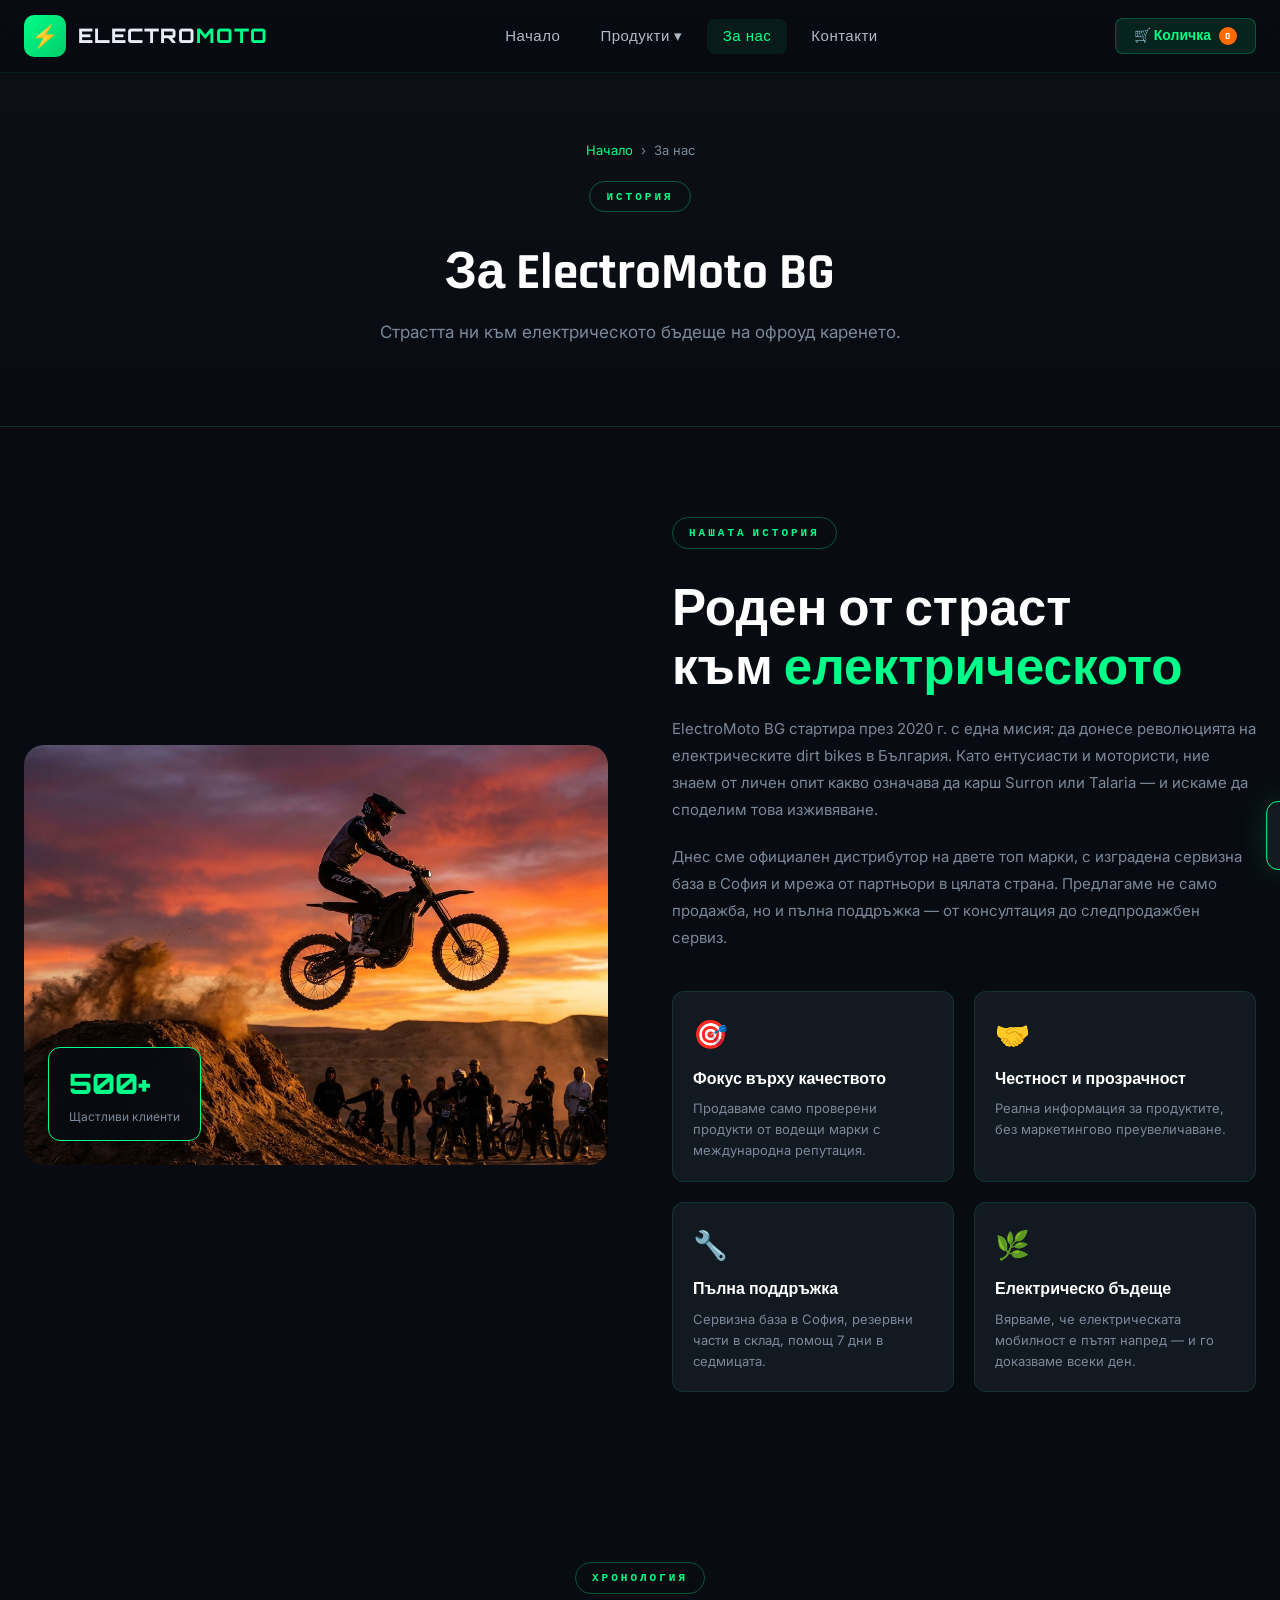
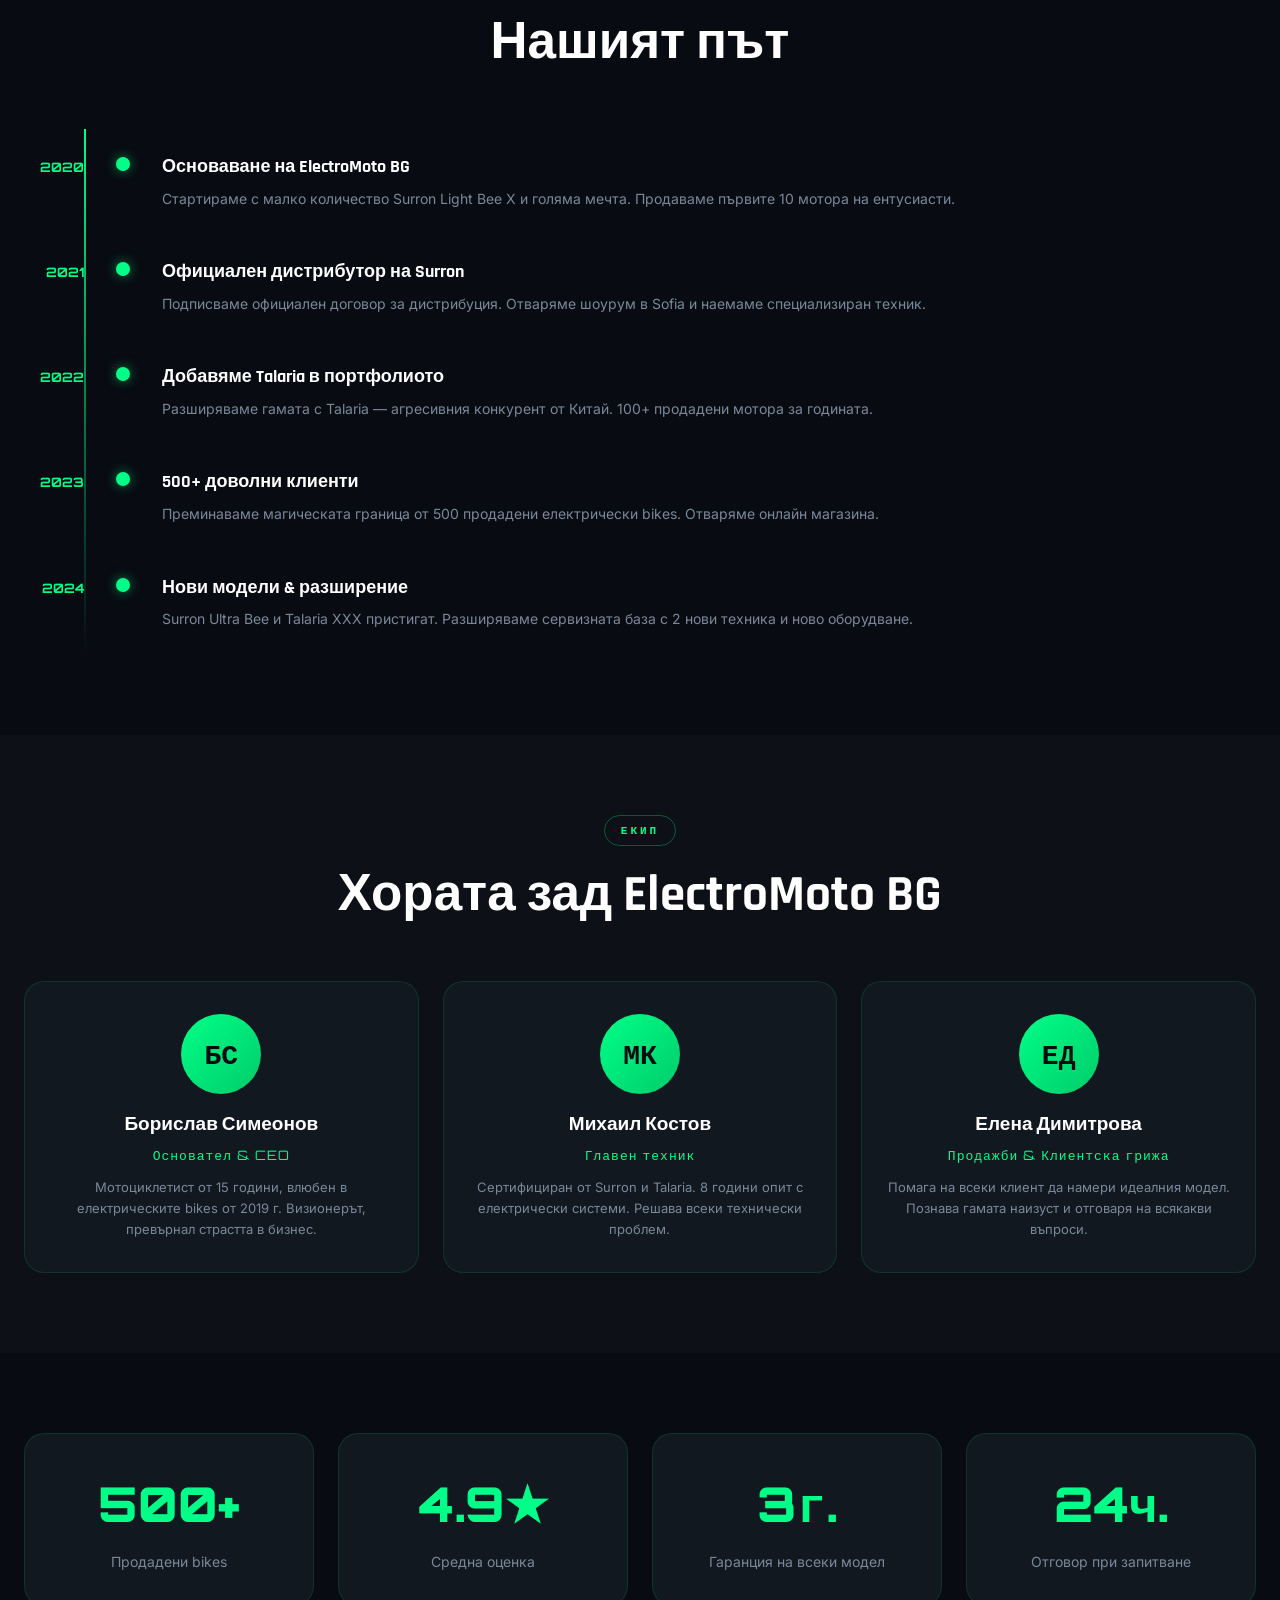
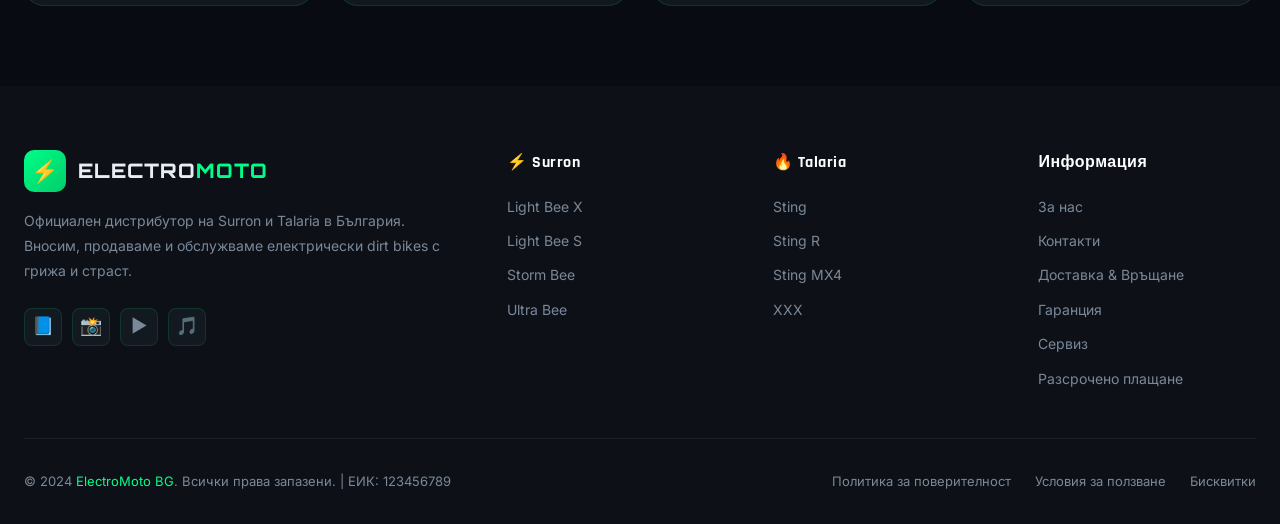
<file: pages/about.html>
<!DOCTYPE html>
<html lang="bg">
<head>
  <meta charset="UTF-8">
  <meta name="viewport" content="width=device-width, initial-scale=1.0">
  <title>За нас — ElectroMoto BG</title>
  <link rel="stylesheet" href="../css/style.css">
  <link rel="icon" type="image/svg+xml" href="data:image/svg+xml,<svg xmlns='http://www.w3.org/2000/svg' viewBox='0 0 100 100'><text y='.9em' font-size='90'>⚡</text></svg>">
  <style>
    .page-hero { padding: 140px 0 80px; background: linear-gradient(180deg, var(--dark2) 0%, var(--dark) 100%); text-align: center; border-bottom: 1px solid var(--card-border); }
    .about-grid { display: grid; grid-template-columns: 1fr 1fr; gap: 64px; align-items: center; padding: 90px 0; }
    .about-img { border-radius: var(--border-radius-lg); overflow: hidden; position: relative; }
    .about-img img { width: 100%; height: 420px; object-fit: cover; }
    .about-img-badge {
      position: absolute; bottom: 24px; left: 24px;
      background: rgba(8,11,18,0.92); border: 1px solid var(--primary);
      border-radius: var(--border-radius); padding: 14px 20px;
      backdrop-filter: blur(12px);
    }
    .about-img-badge-num { font-family: var(--font-display); font-size: 28px; font-weight: 800; color: var(--primary); }
    .about-img-badge-label { font-size: 12px; color: var(--text-muted); }
    .about-values { display: grid; grid-template-columns: 1fr 1fr; gap: 20px; margin-top: 40px; }
    .value-card { background: var(--dark3); border: 1px solid var(--card-border); border-radius: var(--border-radius); padding: 20px; }
    .value-icon { font-size: 28px; margin-bottom: 10px; }
    .value-title { font-family: var(--font-heading); font-size: 16px; font-weight: 700; color: var(--white); margin-bottom: 6px; }
    .value-desc { font-size: 13px; color: var(--text-muted); line-height: 1.6; }
    .team-section { padding: 80px 0; background: var(--dark2); }
    .team-grid { display: grid; grid-template-columns: repeat(3, 1fr); gap: 24px; margin-top: 48px; }
    .team-card { background: var(--card-bg); border: 1px solid var(--card-border); border-radius: var(--border-radius-lg); padding: 32px 24px; text-align: center; transition: var(--transition); }
    .team-card:hover { border-color: rgba(0,255,136,0.3); transform: translateY(-4px); }
    .team-avatar { width: 80px; height: 80px; border-radius: 50%; background: var(--gradient-green); display: flex; align-items: center; justify-content: center; font-family: var(--font-display); font-size: 28px; font-weight: 800; color: var(--dark); margin: 0 auto 16px; }
    .team-name { font-family: var(--font-heading); font-size: 19px; font-weight: 700; color: var(--white); margin-bottom: 4px; }
    .team-role { font-size: 13px; color: var(--primary); margin-bottom: 12px; font-family: var(--font-display); letter-spacing: 1px; }
    .team-bio { font-size: 13px; color: var(--text-muted); line-height: 1.6; }
    .milestones { padding: 80px 0; }
    .milestones-list { display: flex; flex-direction: column; gap: 0; margin-top: 48px; position: relative; }
    .milestones-list::before { content: ''; position: absolute; left: 60px; top: 0; bottom: 0; width: 2px; background: linear-gradient(180deg, var(--primary), transparent); }
    .milestone-item { display: flex; gap: 32px; align-items: flex-start; padding: 24px 0; }
    .milestone-year { font-family: var(--font-display); font-size: 13px; font-weight: 700; color: var(--primary); width: 60px; flex-shrink: 0; padding-top: 4px; text-align: right; }
    .milestone-dot { width: 14px; height: 14px; background: var(--primary); border-radius: 50%; flex-shrink: 0; margin-top: 4px; box-shadow: 0 0 12px rgba(0,255,136,0.5); }
    .milestone-content { flex: 1; }
    .milestone-title { font-family: var(--font-heading); font-size: 18px; font-weight: 700; color: var(--white); margin-bottom: 6px; }
    .milestone-desc { font-size: 14px; color: var(--text-muted); line-height: 1.6; }
    @media(max-width: 1024px) { .about-grid { grid-template-columns: 1fr; } .team-grid { grid-template-columns: 1fr 1fr; } }
    @media(max-width: 768px) { .team-grid { grid-template-columns: 1fr; } .about-values { grid-template-columns: 1fr; } }
  </style>
</head>
<body>

<header class="header" id="header">
  <div class="container">
    <nav class="nav">
      <a href="../index.html" class="logo"><div class="logo-icon">⚡</div><div class="logo-text">ELECTRO<span>MOTO</span></div></a>
      <ul class="nav-links">
        <li><a href="../index.html">Начало</a></li>
        <li class="nav-dropdown">
          <a href="products.html">Продукти ▾</a>
          <div class="nav-dropdown-menu">
            <a href="surron.html">⚡ Surron</a>
            <a href="talaria.html">🔥 Talaria</a>
            <a href="products.html">Всички модели</a>
            <a href="accessories.html">Аксесоари</a>
          </div>
        </li>
        <li><a href="about.html" class="active">За нас</a></li>
        <li><a href="contact.html">Контакти</a></li>
      </ul>
      <div class="nav-actions">
        <button class="cart-btn" onclick="openCart()">🛒 Количка <span class="cart-badge" id="cartBadge">0</span></button>
        <div class="menu-toggle" id="menuToggle" onclick="toggleMenu()"><span></span><span></span><span></span></div>
      </div>
    </nav>
  </div>
</header>
<div class="mobile-menu" id="mobileMenu">
  <ul class="mobile-nav-links">
    <li><a href="../index.html" onclick="toggleMenu()">🏠 Начало</a></li>
    <li><a href="surron.html" onclick="toggleMenu()">⚡ Surron</a></li>
    <li><a href="talaria.html" onclick="toggleMenu()">🔥 Talaria</a></li>
    <li><a href="products.html" onclick="toggleMenu()">📋 Всички продукти</a></li>
    <li><a href="about.html" onclick="toggleMenu()">ℹ️ За нас</a></li>
    <li><a href="contact.html" onclick="toggleMenu()">📞 Контакти</a></li>
  </ul>
</div>

<div class="page-hero">
  <div class="container">
    <div class="breadcrumb" style="justify-content:center;margin-bottom:20px;display:flex;gap:8px;font-size:13px;color:var(--text-muted);">
      <a href="../index.html" style="color:var(--primary)">Начало</a> <span>›</span> <span>За нас</span>
    </div>
    <span class="section-tag">История</span>
    <h1 class="section-title" style="margin-top:12px;">За ElectroMoto BG</h1>
    <p class="section-subtitle">Страстта ни към електрическото бъдеще на офроуд каренето.</p>
  </div>
</div>

<section>
  <div class="container">
    <div class="about-grid">
      <div class="about-img reveal-left">
        <img src="../images/action-lifestyle.png" alt="Rider on electric bike">
        <div class="about-img-badge">
          <div class="about-img-badge-num">500+</div>
          <div class="about-img-badge-label">Щастливи клиенти</div>
        </div>
      </div>
      <div class="reveal-right">
        <span class="section-tag">Нашата история</span>
        <h2 class="section-title" style="margin-top:12px;">Роден от страст<br>към <span class="text-primary">електрическото</span></h2>
        <p style="color:var(--text-muted);font-size:15px;line-height:1.8;margin-bottom:20px;">
          ElectroMoto BG стартира през 2020 г. с една мисия: да донесе революцията на електрическите dirt bikes в България. Като ентусиасти и мотористи, ние знаем от личен опит какво означава да карш Surron или Talaria — и искаме да споделим това изживяване.
        </p>
        <p style="color:var(--text-muted);font-size:15px;line-height:1.8;margin-bottom:32px;">
          Днес сме официален дистрибутор на двете топ марки, с изградена сервизна база в София и мрежа от партньори в цялата страна. Предлагаме не само продажба, но и пълна поддръжка — от консултация до следпродажбен сервиз.
        </p>
        <div class="about-values">
          <div class="value-card">
            <div class="value-icon">🎯</div>
            <div class="value-title">Фокус върху качеството</div>
            <div class="value-desc">Продаваме само проверени продукти от водещи марки с международна репутация.</div>
          </div>
          <div class="value-card">
            <div class="value-icon">🤝</div>
            <div class="value-title">Честност и прозрачност</div>
            <div class="value-desc">Реална информация за продуктите, без маркетингово преувеличаване.</div>
          </div>
          <div class="value-card">
            <div class="value-icon">🔧</div>
            <div class="value-title">Пълна поддръжка</div>
            <div class="value-desc">Сервизна база в София, резервни части в склад, помощ 7 дни в седмицата.</div>
          </div>
          <div class="value-card">
            <div class="value-icon">🌿</div>
            <div class="value-title">Електрическо бъдеще</div>
            <div class="value-desc">Вярваме, че електрическата мобилност е пътят напред — и го доказваме всеки ден.</div>
          </div>
        </div>
      </div>
    </div>
  </div>
</section>

<section class="milestones">
  <div class="container">
    <div class="section-header text-center reveal">
      <span class="section-tag">Хронология</span>
      <h2 class="section-title">Нашият път</h2>
    </div>
    <div class="milestones-list">
      <div class="milestone-item reveal"><div class="milestone-year">2020</div><div class="milestone-dot"></div><div class="milestone-content"><div class="milestone-title">Основаване на ElectroMoto BG</div><div class="milestone-desc">Стартираме с малко количество Surron Light Bee X и голяма мечта. Продаваме първите 10 мотора на ентусиасти.</div></div></div>
      <div class="milestone-item reveal"><div class="milestone-year">2021</div><div class="milestone-dot"></div><div class="milestone-content"><div class="milestone-title">Официален дистрибутор на Surron</div><div class="milestone-desc">Подписваме официален договор за дистрибуция. Отваряме шоурум в Sofia и наемаме специализиран техник.</div></div></div>
      <div class="milestone-item reveal"><div class="milestone-year">2022</div><div class="milestone-dot"></div><div class="milestone-content"><div class="milestone-title">Добавяме Talaria в портфолиото</div><div class="milestone-desc">Разширяваме гамата с Talaria — агресивния конкурент от Китай. 100+ продадени мотора за годината.</div></div></div>
      <div class="milestone-item reveal"><div class="milestone-year">2023</div><div class="milestone-dot"></div><div class="milestone-content"><div class="milestone-title">500+ доволни клиенти</div><div class="milestone-desc">Преминаваме магическата граница от 500 продадени електрически bikes. Отваряме онлайн магазина.</div></div></div>
      <div class="milestone-item reveal"><div class="milestone-year">2024</div><div class="milestone-dot"></div><div class="milestone-content"><div class="milestone-title">Нови модели & разширение</div><div class="milestone-desc">Surron Ultra Bee и Talaria XXX пристигат. Разширяваме сервизната база с 2 нови техника и ново оборудване.</div></div></div>
    </div>
  </div>
</section>

<section class="team-section">
  <div class="container">
    <div class="section-header text-center reveal">
      <span class="section-tag">Екип</span>
      <h2 class="section-title">Хората зад ElectroMoto BG</h2>
    </div>
    <div class="team-grid">
      <div class="team-card reveal">
        <div class="team-avatar">БС</div>
        <div class="team-name">Борислав Симеонов</div>
        <div class="team-role">Основател & CEO</div>
        <div class="team-bio">Мотоциклетист от 15 години, влюбен в електрическите bikes от 2019 г. Визионерът, превърнал страстта в бизнес.</div>
      </div>
      <div class="team-card reveal">
        <div class="team-avatar">МК</div>
        <div class="team-name">Михаил Костов</div>
        <div class="team-role">Главен техник</div>
        <div class="team-bio">Сертифициран от Surron и Talaria. 8 години опит с електрически системи. Решава всеки технически проблем.</div>
      </div>
      <div class="team-card reveal">
        <div class="team-avatar">ЕД</div>
        <div class="team-name">Елена Димитрова</div>
        <div class="team-role">Продажби & Клиентска грижа</div>
        <div class="team-bio">Помага на всеки клиент да намери идеалния модел. Познава гамата наизуст и отговаря на всякакви въпроси.</div>
      </div>
    </div>
  </div>
</section>

<!-- STATS -->
<section style="padding: 80px 0; background: var(--dark);">
  <div class="container">
    <div style="display: grid; grid-template-columns: repeat(4, 1fr); gap: 24px; text-align: center;">
      <div class="reveal" style="background: var(--card-bg); border: 1px solid var(--card-border); border-radius: var(--border-radius-lg); padding: 32px;">
        <div style="font-family:var(--font-display);font-size:48px;font-weight:900;color:var(--primary);margin-bottom:8px;">500+</div>
        <div style="color:var(--text-muted);font-size:14px;">Продадени bikes</div>
      </div>
      <div class="reveal" style="background: var(--card-bg); border: 1px solid var(--card-border); border-radius: var(--border-radius-lg); padding: 32px;">
        <div style="font-family:var(--font-display);font-size:48px;font-weight:900;color:var(--primary);margin-bottom:8px;">4.9★</div>
        <div style="color:var(--text-muted);font-size:14px;">Средна оценка</div>
      </div>
      <div class="reveal" style="background: var(--card-bg); border: 1px solid var(--card-border); border-radius: var(--border-radius-lg); padding: 32px;">
        <div style="font-family:var(--font-display);font-size:48px;font-weight:900;color:var(--primary);margin-bottom:8px;">3г.</div>
        <div style="color:var(--text-muted);font-size:14px;">Гаранция на всеки модел</div>
      </div>
      <div class="reveal" style="background: var(--card-bg); border: 1px solid var(--card-border); border-radius: var(--border-radius-lg); padding: 32px;">
        <div style="font-family:var(--font-display);font-size:48px;font-weight:900;color:var(--primary);margin-bottom:8px;">24ч.</div>
        <div style="color:var(--text-muted);font-size:14px;">Отговор при запитване</div>
      </div>
    </div>
  </div>
</section>

<div class="cart-overlay" id="cartOverlay" onclick="closeCart()"></div>
<div class="cart-sidebar" id="cartSidebar">
  <div class="cart-header"><h3 class="cart-title">🛒 Количка</h3><button class="cart-close" onclick="closeCart()">✕</button></div>
  <div class="cart-items" id="cartItems"></div>
  <div class="cart-footer" id="cartFooter" style="display:none;">
    <div class="cart-total-row"><span class="cart-total-label">Общо:</span><span class="cart-total-amount" id="cartTotal">0 лв.</span></div>
    <button class="checkout-btn" onclick="checkout()">💳 Продължи към плащане</button>
  </div>
</div>
<div class="toast" id="toast"><span class="toast-icon">✅</span><div class="toast-text"><strong id="toastTitle"></strong><span id="toastMsg"></span></div></div>

  <footer class="footer">
    <div class="container">
      <div class="footer-grid">
        <!-- Brand col -->
        <div>
          <a href="../index.html" class="logo" style="display:inline-flex;">
            <div class="logo-icon">⚡</div>
            <div class="logo-text">ELECTRO<span>MOTO</span></div>
          </a>
          <p class="footer-brand-desc">
            Официален дистрибутор на Surron и Talaria в България. Вносим, продаваме и обслужваме електрически dirt bikes с грижа и страст.
          </p>
          <div class="footer-socials">
            <a href="#" class="social-link" title="Facebook">📘</a>
            <a href="#" class="social-link" title="Instagram">📸</a>
            <a href="#" class="social-link" title="YouTube">▶️</a>
            <a href="#" class="social-link" title="TikTok">🎵</a>
          </div>
        </div>

        <!-- Surron col -->
        <div>
          <h4 class="footer-col-title">⚡ Surron</h4>
          <ul class="footer-links">
            <li><a href="products/surron-light-bee-x.html">Light Bee X</a></li>
            <li><a href="products/surron-light-bee-s.html">Light Bee S</a></li>
            <li><a href="products/surron-storm-bee.html">Storm Bee</a></li>
            <li><a href="products/surron-ultra-bee.html">Ultra Bee</a></li>
          </ul>
        </div>

        <!-- Talaria col -->
        <div>
          <h4 class="footer-col-title">🔥 Talaria</h4>
          <ul class="footer-links">
            <li><a href="products/talaria-sting.html">Sting</a></li>
            <li><a href="products/talaria-sting-r.html">Sting R</a></li>
            <li><a href="products/talaria-sting-mx4.html">Sting MX4</a></li>
            <li><a href="products/talaria-xxx.html">XXX</a></li>
          </ul>
        </div>

        <!-- Info col -->
        <div>
          <h4 class="footer-col-title">Информация</h4>
          <ul class="footer-links">
            <li><a href="about.html">За нас</a></li>
            <li><a href="contact.html">Контакти</a></li>
            <li><a href="#">Доставка & Връщане</a></li>
            <li><a href="#">Гаранция</a></li>
            <li><a href="#">Сервиз</a></li>
            <li><a href="#">Разсрочено плащане</a></li>
          </ul>
        </div>
      </div>

      <div class="footer-bottom">
        <p class="footer-copy">
          © 2024 <span>ElectroMoto BG</span>. Всички права запазени. | ЕИК: 123456789
        </p>
        <div class="footer-bottom-links">
          <a href="#">Политика за поверителност</a>
          <a href="#">Условия за ползване</a>
          <a href="#">Бисквитки</a>
        </div>
      </div>
    </div>
  </footer>
<script src="../js/main.js"></script>
</body>
</html>
</file>
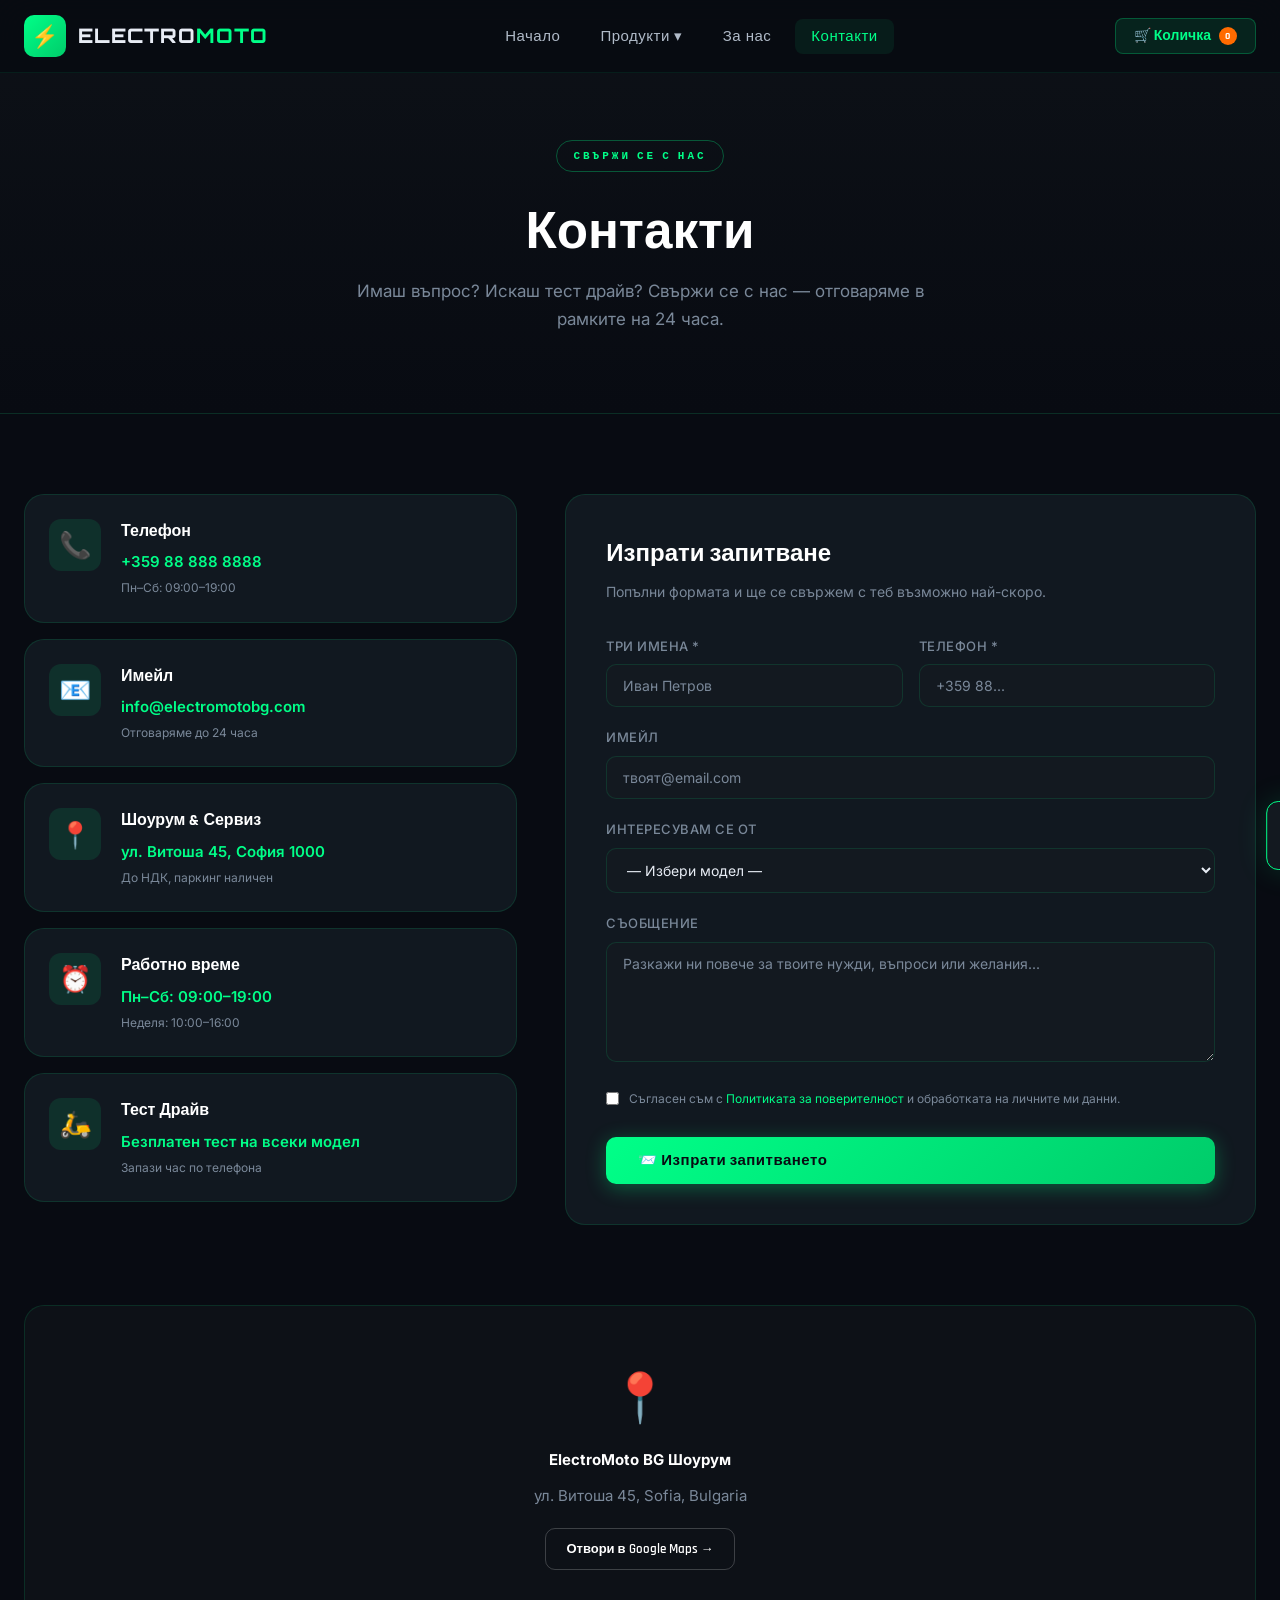
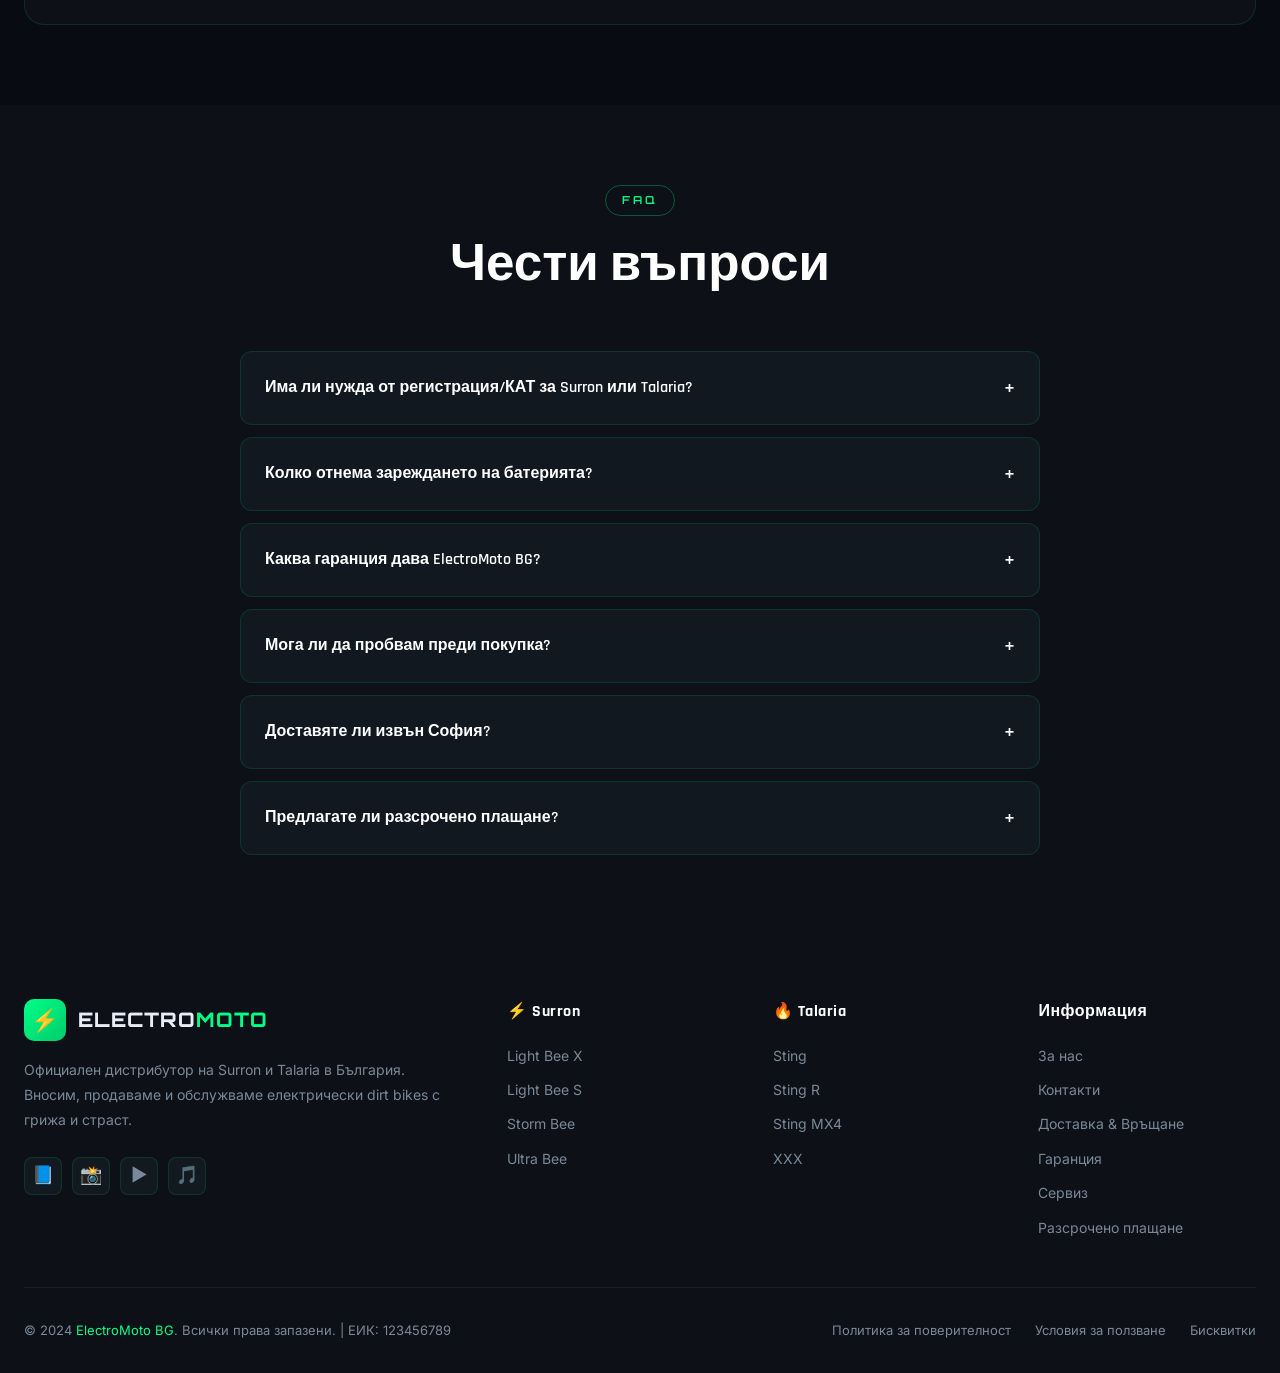
<file: pages/contact.html>
<!DOCTYPE html>
<html lang="bg">
<head>
  <meta charset="UTF-8">
  <meta name="viewport" content="width=device-width, initial-scale=1.0">
  <title>Контакти — ElectroMoto BG</title>
  <link rel="stylesheet" href="../css/style.css">
  <link rel="icon" type="image/svg+xml" href="data:image/svg+xml,<svg xmlns='http://www.w3.org/2000/svg' viewBox='0 0 100 100'><text y='.9em' font-size='90'>⚡</text></svg>">
  <style>
    .page-hero { padding: 140px 0 80px; background: linear-gradient(180deg, var(--dark2) 0%, var(--dark) 100%); text-align: center; border-bottom: 1px solid var(--card-border); }
    .contact-grid { display: grid; grid-template-columns: 1fr 1.4fr; gap: 48px; padding: 80px 0; }
    .contact-info-cards { display: flex; flex-direction: column; gap: 16px; }
    .contact-card { background: var(--card-bg); border: 1px solid var(--card-border); border-radius: var(--border-radius-lg); padding: 24px; display: flex; gap: 20px; align-items: flex-start; transition: var(--transition); }
    .contact-card:hover { border-color: rgba(0,255,136,0.3); transform: translateX(4px); }
    .contact-card-icon { width: 52px; height: 52px; background: rgba(0,255,136,0.1); border-radius: 12px; display: flex; align-items: center; justify-content: center; font-size: 26px; flex-shrink: 0; }
    .contact-card-title { font-family: var(--font-heading); font-weight: 700; color: var(--white); font-size: 16px; margin-bottom: 6px; }
    .contact-card-value { font-size: 15px; color: var(--primary); font-weight: 600; margin-bottom: 4px; }
    .contact-card-note { font-size: 12px; color: var(--text-muted); }
    .contact-form-card { background: var(--card-bg); border: 1px solid var(--card-border); border-radius: var(--border-radius-lg); padding: 40px; }
    .form-title { font-family: var(--font-heading); font-size: 24px; font-weight: 700; color: var(--white); margin-bottom: 8px; }
    .form-subtitle { font-size: 14px; color: var(--text-muted); margin-bottom: 32px; }
    .form-group { margin-bottom: 20px; }
    .form-row { display: grid; grid-template-columns: 1fr 1fr; gap: 16px; }
    .form-label { display: block; font-size: 13px; color: var(--text-muted); margin-bottom: 8px; font-weight: 500; text-transform: uppercase; letter-spacing: 0.5px; }
    .form-input, .form-select, .form-textarea {
      width: 100%;
      background: var(--dark3);
      border: 1px solid var(--card-border);
      color: var(--text);
      font-family: var(--font-body);
      font-size: 14px;
      padding: 12px 16px;
      border-radius: 10px;
      outline: none;
      transition: var(--transition);
    }
    .form-input::placeholder, .form-textarea::placeholder { color: var(--text-muted); }
    .form-input:focus, .form-select:focus, .form-textarea:focus { border-color: var(--primary); box-shadow: 0 0 0 3px rgba(0,255,136,0.1); }
    .form-textarea { resize: vertical; min-height: 120px; }
    .form-select option { background: var(--dark3); }
    .form-submit { width: 100%; margin-top: 8px; }
    .map-section { padding: 0 0 80px; }
    .map-placeholder { background: var(--dark2); border: 1px solid var(--card-border); border-radius: var(--border-radius-lg); height: 320px; display: flex; align-items: center; justify-content: center; flex-direction: column; gap: 12px; color: var(--text-muted); font-size: 15px; }
    .map-placeholder-icon { font-size: 48px; }
    .faq-section { padding: 80px 0; background: var(--dark2); }
    .faq-list { display: flex; flex-direction: column; gap: 12px; margin-top: 40px; max-width: 800px; margin-left: auto; margin-right: auto; }
    .faq-item { background: var(--card-bg); border: 1px solid var(--card-border); border-radius: var(--border-radius); overflow: hidden; }
    .faq-question { padding: 20px 24px; font-family: var(--font-heading); font-weight: 600; font-size: 16px; color: var(--white); cursor: pointer; display: flex; justify-content: space-between; align-items: center; transition: var(--transition); }
    .faq-question:hover { color: var(--primary); }
    .faq-answer { padding: 0 24px; max-height: 0; overflow: hidden; transition: max-height 0.3s ease, padding 0.3s ease; font-size: 14px; color: var(--text-muted); line-height: 1.7; }
    .faq-item.open .faq-answer { max-height: 200px; padding: 0 24px 20px; }
    .faq-item.open .faq-icon { transform: rotate(45deg); color: var(--primary); }
    .faq-icon { transition: var(--transition); font-size: 20px; }
    @media(max-width: 1024px) { .contact-grid { grid-template-columns: 1fr; } }
    @media(max-width: 640px) { .form-row { grid-template-columns: 1fr; } .contact-form-card { padding: 24px; } }
  </style>
</head>
<body>

<header class="header" id="header">
  <div class="container">
    <nav class="nav">
      <a href="../index.html" class="logo"><div class="logo-icon">⚡</div><div class="logo-text">ELECTRO<span>MOTO</span></div></a>
      <ul class="nav-links">
        <li><a href="../index.html">Начало</a></li>
        <li class="nav-dropdown">
          <a href="products.html">Продукти ▾</a>
          <div class="nav-dropdown-menu">
            <a href="surron.html">⚡ Surron</a>
            <a href="talaria.html">🔥 Talaria</a>
            <a href="products.html">Всички модели</a>
            <a href="accessories.html">Аксесоари</a>
          </div>
        </li>
        <li><a href="about.html">За нас</a></li>
        <li><a href="contact.html" class="active">Контакти</a></li>
      </ul>
      <div class="nav-actions">
        <button class="cart-btn" onclick="openCart()">🛒 Количка <span class="cart-badge" id="cartBadge">0</span></button>
        <div class="menu-toggle" id="menuToggle" onclick="toggleMenu()"><span></span><span></span><span></span></div>
      </div>
    </nav>
  </div>
</header>
<div class="mobile-menu" id="mobileMenu">
  <ul class="mobile-nav-links">
    <li><a href="../index.html" onclick="toggleMenu()">🏠 Начало</a></li>
    <li><a href="surron.html" onclick="toggleMenu()">⚡ Surron</a></li>
    <li><a href="talaria.html" onclick="toggleMenu()">🔥 Talaria</a></li>
    <li><a href="products.html" onclick="toggleMenu()">📋 Всички продукти</a></li>
    <li><a href="about.html" onclick="toggleMenu()">ℹ️ За нас</a></li>
    <li><a href="contact.html" onclick="toggleMenu()">📞 Контакти</a></li>
  </ul>
</div>

<div class="page-hero">
  <div class="container">
    <span class="section-tag">Свържи се с нас</span>
    <h1 class="section-title" style="margin-top:12px;">Контакти</h1>
    <p class="section-subtitle">Имаш въпрос? Искаш тест драйв? Свържи се с нас — отговаряме в рамките на 24 часа.</p>
  </div>
</div>

<section>
  <div class="container">
    <div class="contact-grid">
      <!-- Info -->
      <div class="contact-info-cards reveal-left">
        <div class="contact-card">
          <div class="contact-card-icon">📞</div>
          <div>
            <div class="contact-card-title">Телефон</div>
            <div class="contact-card-value">+359 88 888 8888</div>
            <div class="contact-card-note">Пн–Сб: 09:00–19:00</div>
          </div>
        </div>
        <div class="contact-card">
          <div class="contact-card-icon">📧</div>
          <div>
            <div class="contact-card-title">Имейл</div>
            <div class="contact-card-value">info@electromotobg.com</div>
            <div class="contact-card-note">Отговаряме до 24 часа</div>
          </div>
        </div>
        <div class="contact-card">
          <div class="contact-card-icon">📍</div>
          <div>
            <div class="contact-card-title">Шоурум & Сервиз</div>
            <div class="contact-card-value">ул. Витоша 45, София 1000</div>
            <div class="contact-card-note">До НДК, паркинг наличен</div>
          </div>
        </div>
        <div class="contact-card">
          <div class="contact-card-icon">⏰</div>
          <div>
            <div class="contact-card-title">Работно време</div>
            <div class="contact-card-value">Пн–Сб: 09:00–19:00</div>
            <div class="contact-card-note">Неделя: 10:00–16:00</div>
          </div>
        </div>
        <div class="contact-card">
          <div class="contact-card-icon">🛵</div>
          <div>
            <div class="contact-card-title">Тест Драйв</div>
            <div class="contact-card-value">Безплатен тест на всеки модел</div>
            <div class="contact-card-note">Запази час по телефона</div>
          </div>
        </div>
      </div>

      <!-- Form -->
      <div class="contact-form-card reveal-right">
        <div class="form-title">Изпрати запитване</div>
        <div class="form-subtitle">Попълни формата и ще се свържем с теб възможно най-скоро.</div>

        <div class="form-row">
          <div class="form-group">
            <label class="form-label">Три имена *</label>
            <input type="text" class="form-input" placeholder="Иван Петров" id="contactName">
          </div>
          <div class="form-group">
            <label class="form-label">Телефон *</label>
            <input type="tel" class="form-input" placeholder="+359 88..." id="contactPhone">
          </div>
        </div>

        <div class="form-group">
          <label class="form-label">Имейл</label>
          <input type="email" class="form-input" placeholder="твоят@email.com" id="contactEmail">
        </div>

        <div class="form-group">
          <label class="form-label">Интересувам се от</label>
          <select class="form-select" id="contactInterest">
            <option value="">— Избери модел —</option>
            <optgroup label="⚡ Surron">
              <option>Surron Light Bee X</option>
              <option>Surron Light Bee S</option>
              <option>Surron Ultra Bee</option>
              <option>Surron Storm Bee</option>
            </optgroup>
            <optgroup label="🔥 Talaria">
              <option>Talaria Sting</option>
              <option>Talaria Sting R</option>
              <option>Talaria Sting MX4</option>
              <option>Talaria XXX</option>
            </optgroup>
            <option>Аксесоари / Части</option>
            <option>Сервиз</option>
            <option>Друго</option>
          </select>
        </div>

        <div class="form-group">
          <label class="form-label">Съобщение</label>
          <textarea class="form-textarea" placeholder="Разкажи ни повече за твоите нужди, въпроси или желания..." id="contactMessage"></textarea>
        </div>

        <div class="form-group" style="display:flex;align-items:flex-start;gap:10px;">
          <input type="checkbox" id="gdpr" style="margin-top:3px;accent-color:var(--primary);">
          <label for="gdpr" style="font-size:12px;color:var(--text-muted);cursor:pointer;">
            Съгласен съм с <a href="#" style="color:var(--primary)">Политиката за поверителност</a> и обработката на личните ми данни.
          </label>
        </div>

        <button class="btn-primary form-submit" onclick="submitForm()">
          📨 Изпрати запитването
        </button>
      </div>
    </div>
  </div>
</section>

<!-- MAP -->
<section class="map-section">
  <div class="container">
    <div class="map-placeholder">
      <div class="map-placeholder-icon">📍</div>
      <strong style="color:var(--white)">ElectroMoto BG Шоурум</strong>
      <span>ул. Витоша 45, Sofia, Bulgaria</span>
      <a href="https://maps.google.com" target="_blank" class="btn-secondary" style="padding: 10px 20px; font-size: 13px; margin-top: 8px;">
        Отвори в Google Maps →
      </a>
    </div>
  </div>
</section>

<!-- FAQ -->
<section class="faq-section">
  <div class="container">
    <div class="section-header text-center reveal">
      <span class="section-tag">FAQ</span>
      <h2 class="section-title">Чести въпроси</h2>
    </div>
    <div class="faq-list">
      <div class="faq-item">
        <div class="faq-question" onclick="toggleFaq(this)">
          Има ли нужда от регистрация/КАТ за Surron или Talaria?
          <span class="faq-icon">+</span>
        </div>
        <div class="faq-answer">Зависи от модела и страната. В България мотори до 250W и 25 km/h не изискват регистрация. По-мощните модели като Storm Bee или Talaria XXX изискват регистрация. Консултирай се с нас за актуалната правна рамка.</div>
      </div>
      <div class="faq-item">
        <div class="faq-question" onclick="toggleFaq(this)">
          Колко отнема зареждането на батерията?
          <span class="faq-icon">+</span>
        </div>
        <div class="faq-answer">Стандартното зарядно зарежда батерията за 4-6 часа. С нашето бързо зарядно 10A се намалява до 3-4 часа. Всички мотори се доставят с стандартно зарядно устройство.</div>
      </div>
      <div class="faq-item">
        <div class="faq-question" onclick="toggleFaq(this)">
          Каква гаранция дава ElectroMoto BG?
          <span class="faq-icon">+</span>
        </div>
        <div class="faq-answer">Предлагаме 3 години гаранция на всички продавани модели. Гаранцията покрива дефекти в производството на мотора и батерията. Имаме сертифициран сервиз в София.</div>
      </div>
      <div class="faq-item">
        <div class="faq-question" onclick="toggleFaq(this)">
          Мога ли да пробвам преди покупка?
          <span class="faq-icon">+</span>
        </div>
        <div class="faq-answer">Да! Предлагаме безплатен тест драйв на всеки модел. Просто се обади и запази час. Разполагаме с тест пистa в близост до шоурума.</div>
      </div>
      <div class="faq-item">
        <div class="faq-question" onclick="toggleFaq(this)">
          Доставяте ли извън София?
          <span class="faq-icon">+</span>
        </div>
        <div class="faq-answer">Да, доставяме в цяла България чрез Speedy или с наш курие. Стандартната доставка е 2-3 работни дни. При поръчки над 200 лв. доставката е безплатна.</div>
      </div>
      <div class="faq-item">
        <div class="faq-question" onclick="toggleFaq(this)">
          Предлагате ли разсрочено плащане?
          <span class="faq-icon">+</span>
        </div>
        <div class="faq-answer">Да! Работим с Fibank и UniCredit за разсрочено плащане без лихва до 12 месеца. Можеш да получиш одобрение онлайн за минути. Свържи се с нас за детайли.</div>
      </div>
    </div>
  </div>
</section>

<div class="cart-overlay" id="cartOverlay" onclick="closeCart()"></div>
<div class="cart-sidebar" id="cartSidebar">
  <div class="cart-header"><h3 class="cart-title">🛒 Количка</h3><button class="cart-close" onclick="closeCart()">✕</button></div>
  <div class="cart-items" id="cartItems"></div>
  <div class="cart-footer" id="cartFooter" style="display:none;">
    <div class="cart-total-row"><span class="cart-total-label">Общо:</span><span class="cart-total-amount" id="cartTotal">0 лв.</span></div>
    <button class="checkout-btn" onclick="checkout()">💳 Продължи към плащане</button>
  </div>
</div>
<div class="toast" id="toast"><span class="toast-icon">✅</span><div class="toast-text"><strong id="toastTitle"></strong><span id="toastMsg"></span></div></div>

  <footer class="footer">
    <div class="container">
      <div class="footer-grid">
        <!-- Brand col -->
        <div>
          <a href="../index.html" class="logo" style="display:inline-flex;">
            <div class="logo-icon">⚡</div>
            <div class="logo-text">ELECTRO<span>MOTO</span></div>
          </a>
          <p class="footer-brand-desc">
            Официален дистрибутор на Surron и Talaria в България. Вносим, продаваме и обслужваме електрически dirt bikes с грижа и страст.
          </p>
          <div class="footer-socials">
            <a href="#" class="social-link" title="Facebook">📘</a>
            <a href="#" class="social-link" title="Instagram">📸</a>
            <a href="#" class="social-link" title="YouTube">▶️</a>
            <a href="#" class="social-link" title="TikTok">🎵</a>
          </div>
        </div>

        <!-- Surron col -->
        <div>
          <h4 class="footer-col-title">⚡ Surron</h4>
          <ul class="footer-links">
            <li><a href="products/surron-light-bee-x.html">Light Bee X</a></li>
            <li><a href="products/surron-light-bee-s.html">Light Bee S</a></li>
            <li><a href="products/surron-storm-bee.html">Storm Bee</a></li>
            <li><a href="products/surron-ultra-bee.html">Ultra Bee</a></li>
          </ul>
        </div>

        <!-- Talaria col -->
        <div>
          <h4 class="footer-col-title">🔥 Talaria</h4>
          <ul class="footer-links">
            <li><a href="products/talaria-sting.html">Sting</a></li>
            <li><a href="products/talaria-sting-r.html">Sting R</a></li>
            <li><a href="products/talaria-sting-mx4.html">Sting MX4</a></li>
            <li><a href="products/talaria-xxx.html">XXX</a></li>
          </ul>
        </div>

        <!-- Info col -->
        <div>
          <h4 class="footer-col-title">Информация</h4>
          <ul class="footer-links">
            <li><a href="about.html">За нас</a></li>
            <li><a href="contact.html">Контакти</a></li>
            <li><a href="#">Доставка & Връщане</a></li>
            <li><a href="#">Гаранция</a></li>
            <li><a href="#">Сервиз</a></li>
            <li><a href="#">Разсрочено плащане</a></li>
          </ul>
        </div>
      </div>

      <div class="footer-bottom">
        <p class="footer-copy">
          © 2024 <span>ElectroMoto BG</span>. Всички права запазени. | ЕИК: 123456789
        </p>
        <div class="footer-bottom-links">
          <a href="#">Политика за поверителност</a>
          <a href="#">Условия за ползване</a>
          <a href="#">Бисквитки</a>
        </div>
      </div>
    </div>
  </footer>

<script src="../js/main.js"></script>
<script>
function submitForm() {
  const name = document.getElementById('contactName')?.value?.trim();
  const phone = document.getElementById('contactPhone')?.value?.trim();
  const gdpr = document.getElementById('gdpr')?.checked;
  if (!name || !phone) { showToast('Грешка', 'Попълни задължителните полета!', '⚠️'); return; }
  if (!gdpr) { showToast('Грешка', 'Потвърди политиката за поверителност!', '⚠️'); return; }
  showToast('Изпратено!', `Ще се свържем с ${name} скоро!`, '📨');
  document.getElementById('contactName').value = '';
  document.getElementById('contactPhone').value = '';
  document.getElementById('contactEmail').value = '';
  document.getElementById('contactMessage').value = '';
  document.getElementById('gdpr').checked = false;
}
function toggleFaq(el) {
  const item = el.closest('.faq-item');
  const isOpen = item.classList.contains('open');
  document.querySelectorAll('.faq-item').forEach(i => i.classList.remove('open'));
  if (!isOpen) item.classList.add('open');
}
</script>
</body>
</html>
</file>
<file: css/style.css>
/* =====================================================
   SURRON & TALARIA - Electric Bikes Online Store
   ===================================================== */

@import url('https://fonts.googleapis.com/css2?family=Rajdhani:wght@300;400;500;600;700&family=Orbitron:wght@400;500;600;700;800;900&family=Inter:wght@300;400;500;600&display=swap');

/* ---- Reset & Base ---- */
*, *::before, *::after { box-sizing: border-box; margin: 0; padding: 0; }

:root {
  --primary: #00FF88;
  --primary-dark: #00CC6A;
  --secondary: #0066FF;
  --accent: #FF6B00;
  --dark: #080B12;
  --dark2: #0D1117;
  --dark3: #131920;
  --card-bg: #111820;
  --card-border: rgba(0, 255, 136, 0.12);
  --text: #E8EDF5;
  --text-muted: #7A8899;
  --text-light: #B0BBC8;
  --white: #FFFFFF;
  --gradient-hero: linear-gradient(135deg, #080B12 0%, #0D1520 50%, #071020 100%);
  --gradient-green: linear-gradient(135deg, #00FF88, #00CC6A);
  --gradient-blue: linear-gradient(135deg, #0066FF, #0044CC);
  --gradient-card: linear-gradient(145deg, #131920, #0D1420);
  --shadow-glow: 0 0 30px rgba(0, 255, 136, 0.15);
  --shadow-card: 0 8px 32px rgba(0, 0, 0, 0.4);
  --shadow-btn: 0 4px 20px rgba(0, 255, 136, 0.3);
  --border-radius: 12px;
  --border-radius-lg: 20px;
  --transition: all 0.3s cubic-bezier(0.4, 0, 0.2, 1);
  --font-display: 'Orbitron', monospace;
  --font-heading: 'Rajdhani', sans-serif;
  --font-body: 'Inter', sans-serif;
}

html { scroll-behavior: smooth; }

body {
  font-family: var(--font-body);
  background: var(--dark);
  color: var(--text);
  line-height: 1.6;
  overflow-x: hidden;
}

a { text-decoration: none; color: inherit; }
img { max-width: 100%; height: auto; display: block; }
ul { list-style: none; }
button { cursor: pointer; border: none; background: none; font-family: inherit; }

/* ---- Scrollbar ---- */
::-webkit-scrollbar { width: 6px; }
::-webkit-scrollbar-track { background: var(--dark2); }
::-webkit-scrollbar-thumb { background: var(--primary); border-radius: 3px; }

/* ---- Utilities ---- */
.container { max-width: 1320px; margin: 0 auto; padding: 0 24px; }
.section-padding { padding: 80px 0; }
.text-center { text-align: center; }
.text-primary { color: var(--primary); }
.flex { display: flex; }
.flex-center { display: flex; align-items: center; justify-content: center; }
.gap-2 { gap: 8px; }
.gap-4 { gap: 16px; }

/* ---- Typography ---- */
.section-tag {
  display: inline-block;
  font-family: var(--font-display);
  font-size: 11px;
  font-weight: 600;
  letter-spacing: 3px;
  text-transform: uppercase;
  color: var(--primary);
  padding: 6px 16px;
  border: 1px solid rgba(0,255,136,0.3);
  border-radius: 50px;
  margin-bottom: 20px;
}

.section-title {
  font-family: var(--font-heading);
  font-size: clamp(32px, 4vw, 52px);
  font-weight: 700;
  line-height: 1.15;
  color: var(--white);
  margin-bottom: 16px;
}

.section-subtitle {
  font-size: 17px;
  color: var(--text-muted);
  max-width: 580px;
  margin: 0 auto;
}

/* ===================================================
   HEADER / NAVIGATION
   =================================================== */
.header {
  position: fixed;
  top: 0;
  left: 0;
  right: 0;
  z-index: 1000;
  background: rgba(8, 11, 18, 0.92);
  backdrop-filter: blur(20px);
  -webkit-backdrop-filter: blur(20px);
  border-bottom: 1px solid rgba(0, 255, 136, 0.08);
  transition: var(--transition);
}

.header.scrolled {
  background: rgba(8, 11, 18, 0.98);
  box-shadow: 0 4px 30px rgba(0, 0, 0, 0.5);
}

.nav {
  display: flex;
  align-items: center;
  justify-content: space-between;
  height: 72px;
}

/* Logo */
.logo {
  display: flex;
  align-items: center;
  gap: 12px;
  font-family: var(--font-display);
  font-weight: 800;
  font-size: 20px;
  letter-spacing: 1px;
}

.logo-icon {
  width: 42px;
  height: 42px;
  background: var(--gradient-green);
  border-radius: 10px;
  display: flex;
  align-items: center;
  justify-content: center;
  font-size: 22px;
}

.logo-text span { color: var(--primary); }

/* Nav Links */
.nav-links {
  display: flex;
  align-items: center;
  gap: 8px;
}

.nav-links a {
  font-family: var(--font-heading);
  font-weight: 500;
  font-size: 15px;
  letter-spacing: 0.5px;
  color: var(--text-light);
  padding: 8px 16px;
  border-radius: 8px;
  transition: var(--transition);
  position: relative;
}

.nav-links a:hover, .nav-links a.active {
  color: var(--primary);
  background: rgba(0, 255, 136, 0.07);
}

.nav-dropdown {
  position: relative;
}

.nav-dropdown-menu {
  display: none;
  position: absolute;
  top: calc(100% + 12px);
  left: 0;
  min-width: 200px;
  background: var(--dark3);
  border: 1px solid var(--card-border);
  border-radius: var(--border-radius);
  padding: 8px;
  box-shadow: var(--shadow-card);
}

.nav-dropdown:hover .nav-dropdown-menu { display: block; }

.nav-dropdown-menu a {
  display: block;
  padding: 10px 16px;
  color: var(--text-light);
  border-radius: 8px;
  font-size: 14px;
  transition: var(--transition);
}

.nav-dropdown-menu a:hover {
  color: var(--primary);
  background: rgba(0, 255, 136, 0.07);
}

/* Nav Actions */
.nav-actions {
  display: flex;
  align-items: center;
  gap: 12px;
}

.nav-search {
  width: 36px;
  height: 36px;
  border-radius: 8px;
  background: var(--dark3);
  border: 1px solid var(--card-border);
  display: flex;
  align-items: center;
  justify-content: center;
  color: var(--text-muted);
  font-size: 16px;
  transition: var(--transition);
  cursor: pointer;
}

.nav-search:hover { color: var(--primary); border-color: var(--primary); }

.cart-btn {
  display: flex;
  align-items: center;
  gap: 8px;
  background: rgba(0, 255, 136, 0.1);
  border: 1px solid rgba(0, 255, 136, 0.25);
  color: var(--primary);
  padding: 8px 18px;
  border-radius: 8px;
  font-family: var(--font-heading);
  font-weight: 600;
  font-size: 14px;
  transition: var(--transition);
  position: relative;
}

.cart-btn:hover {
  background: var(--primary);
  color: var(--dark);
}

.cart-badge {
  background: var(--accent);
  color: white;
  font-size: 10px;
  font-weight: 700;
  width: 18px;
  height: 18px;
  border-radius: 50%;
  display: flex;
  align-items: center;
  justify-content: center;
}

/* Mobile menu toggle */
.menu-toggle {
  display: none;
  flex-direction: column;
  gap: 5px;
  cursor: pointer;
  padding: 4px;
}

.menu-toggle span {
  width: 24px;
  height: 2px;
  background: var(--text);
  border-radius: 2px;
  transition: var(--transition);
}

/* ===================================================
   HERO SECTION
   =================================================== */
.hero {
  min-height: 100vh;
  position: relative;
  display: flex;
  align-items: center;
  overflow: hidden;
  background: var(--gradient-hero);
}

.hero-bg {
  position: absolute;
  inset: 0;
  z-index: 0;
}

.hero-bg-img {
  width: 100%;
  height: 100%;
  object-fit: cover;
  opacity: 0.35;
}

.hero-overlay {
  position: absolute;
  inset: 0;
  background: linear-gradient(to right, rgba(8,11,18,0.95) 40%, rgba(8,11,18,0.3) 100%),
              linear-gradient(to top, rgba(8,11,18,0.8) 0%, transparent 60%);
}

/* Animated grid lines */
.hero-grid {
  position: absolute;
  inset: 0;
  background-image:
    linear-gradient(rgba(0,255,136,0.03) 1px, transparent 1px),
    linear-gradient(90deg, rgba(0,255,136,0.03) 1px, transparent 1px);
  background-size: 60px 60px;
  z-index: 1;
}

/* Floating particles */
.particle {
  position: absolute;
  width: 4px;
  height: 4px;
  background: var(--primary);
  border-radius: 50%;
  opacity: 0;
  animation: float-particle 6s infinite;
  z-index: 2;
}

@keyframes float-particle {
  0% { transform: translateY(0) scale(1); opacity: 0; }
  20% { opacity: 0.8; }
  80% { opacity: 0.4; }
  100% { transform: translateY(-120px) scale(0); opacity: 0; }
}

.hero-content {
  position: relative;
  z-index: 10;
  padding-top: 80px;
  max-width: 700px;
}

.hero-badge {
  display: inline-flex;
  align-items: center;
  gap: 8px;
  background: rgba(0, 255, 136, 0.08);
  border: 1px solid rgba(0, 255, 136, 0.2);
  color: var(--primary);
  font-family: var(--font-display);
  font-size: 11px;
  letter-spacing: 2px;
  text-transform: uppercase;
  padding: 8px 16px;
  border-radius: 50px;
  margin-bottom: 28px;
  animation: fadeInDown 0.8s ease;
}

.hero-badge .dot {
  width: 6px;
  height: 6px;
  background: var(--primary);
  border-radius: 50%;
  animation: pulse 2s infinite;
}

@keyframes pulse { 0%, 100% { opacity: 1; } 50% { opacity: 0.3; } }

.hero-title {
  font-family: var(--font-display);
  font-size: clamp(42px, 6vw, 82px);
  font-weight: 900;
  line-height: 1.05;
  color: var(--white);
  margin-bottom: 24px;
  animation: fadeInUp 0.8s ease 0.1s both;
}

.hero-title .highlight {
  color: var(--primary);
  position: relative;
  display: inline-block;
}

.hero-title .highlight::after {
  content: '';
  position: absolute;
  bottom: -4px;
  left: 0;
  right: 0;
  height: 3px;
  background: var(--gradient-green);
  border-radius: 2px;
}

.hero-desc {
  font-size: 18px;
  color: var(--text-muted);
  line-height: 1.7;
  max-width: 520px;
  margin-bottom: 40px;
  animation: fadeInUp 0.8s ease 0.2s both;
}

.hero-cta {
  display: flex;
  gap: 16px;
  flex-wrap: wrap;
  animation: fadeInUp 0.8s ease 0.3s both;
}

.btn-primary {
  display: inline-flex;
  align-items: center;
  gap: 10px;
  background: var(--gradient-green);
  color: var(--dark);
  font-family: var(--font-heading);
  font-weight: 700;
  font-size: 15px;
  letter-spacing: 0.5px;
  padding: 14px 32px;
  border-radius: 10px;
  box-shadow: var(--shadow-btn);
  transition: var(--transition);
}

.btn-primary:hover {
  transform: translateY(-2px);
  box-shadow: 0 8px 30px rgba(0, 255, 136, 0.4);
}

.btn-secondary {
  display: inline-flex;
  align-items: center;
  gap: 10px;
  background: transparent;
  color: var(--white);
  font-family: var(--font-heading);
  font-weight: 600;
  font-size: 15px;
  padding: 14px 32px;
  border-radius: 10px;
  border: 1px solid rgba(255,255,255,0.2);
  transition: var(--transition);
}

.btn-secondary:hover {
  border-color: var(--primary);
  color: var(--primary);
  background: rgba(0,255,136,0.05);
}

.hero-stats {
  display: flex;
  gap: 40px;
  margin-top: 56px;
  padding-top: 40px;
  border-top: 1px solid rgba(255,255,255,0.08);
  animation: fadeInUp 0.8s ease 0.4s both;
}

.stat-item {}
.stat-number {
  font-family: var(--font-display);
  font-size: 32px;
  font-weight: 800;
  color: var(--primary);
  line-height: 1;
}
.stat-label {
  font-size: 13px;
  color: var(--text-muted);
  margin-top: 4px;
  letter-spacing: 0.5px;
}

/* Hero scroll indicator */
.scroll-indicator {
  position: absolute;
  bottom: 40px;
  left: 50%;
  transform: translateX(-50%);
  z-index: 10;
  display: flex;
  flex-direction: column;
  align-items: center;
  gap: 8px;
  color: var(--text-muted);
  font-size: 11px;
  letter-spacing: 2px;
  text-transform: uppercase;
  animation: bounce 2s infinite;
}

.scroll-indicator span { font-family: var(--font-display); font-size: 20px; color: var(--primary); }
@keyframes bounce { 0%, 100% { transform: translateX(-50%) translateY(0); } 50% { transform: translateX(-50%) translateY(8px); } }

@keyframes fadeInUp {
  from { opacity: 0; transform: translateY(30px); }
  to { opacity: 1; transform: translateY(0); }
}

@keyframes fadeInDown {
  from { opacity: 0; transform: translateY(-20px); }
  to { opacity: 1; transform: translateY(0); }
}

/* ===================================================
   BRANDS SECTION
   =================================================== */
.brands-section {
  padding: 80px 0;
  background: var(--dark2);
  position: relative;
  overflow: hidden;
}

.brands-section::before {
  content: '';
  position: absolute;
  top: 0;
  left: 50%;
  transform: translateX(-50%);
  width: 600px;
  height: 1px;
  background: linear-gradient(90deg, transparent, var(--primary), transparent);
}

.brands-grid {
  display: grid;
  grid-template-columns: 1fr 1fr;
  gap: 24px;
  margin-top: 48px;
}

.brand-card {
  position: relative;
  border-radius: var(--border-radius-lg);
  overflow: hidden;
  aspect-ratio: 16/9;
  cursor: pointer;
  group: true;
}

.brand-card-img {
  width: 100%;
  height: 100%;
  object-fit: cover;
  transition: transform 0.6s ease;
}

.brand-card:hover .brand-card-img { transform: scale(1.05); }

.brand-card-overlay {
  position: absolute;
  inset: 0;
  background: linear-gradient(to top, rgba(8,11,18,0.95) 30%, rgba(8,11,18,0.2) 100%);
  display: flex;
  flex-direction: column;
  justify-content: flex-end;
  padding: 36px;
  transition: var(--transition);
}

.brand-logo-tag {
  display: inline-block;
  font-family: var(--font-display);
  font-size: 10px;
  letter-spacing: 3px;
  text-transform: uppercase;
  color: var(--primary);
  border: 1px solid rgba(0,255,136,0.4);
  padding: 5px 12px;
  border-radius: 50px;
  margin-bottom: 12px;
}

.brand-card-title {
  font-family: var(--font-display);
  font-size: 38px;
  font-weight: 800;
  color: var(--white);
  margin-bottom: 8px;
}

.brand-card-desc {
  font-size: 14px;
  color: var(--text-muted);
  margin-bottom: 20px;
}

.brand-card-link {
  display: inline-flex;
  align-items: center;
  gap: 8px;
  color: var(--primary);
  font-family: var(--font-heading);
  font-weight: 600;
  font-size: 14px;
  letter-spacing: 1px;
  text-transform: uppercase;
  transition: var(--transition);
}

.brand-card-link:hover { gap: 14px; }

/* ===================================================
   FEATURES STRIP
   =================================================== */
.features-strip {
  background: var(--dark3);
  border-top: 1px solid var(--card-border);
  border-bottom: 1px solid var(--card-border);
  padding: 28px 0;
}

.features-strip-inner {
  display: flex;
  align-items: center;
  justify-content: space-around;
  gap: 24px;
  flex-wrap: wrap;
}

.feature-item {
  display: flex;
  align-items: center;
  gap: 12px;
  color: var(--text-light);
  font-size: 14px;
  font-weight: 500;
}

.feature-item-icon {
  font-size: 24px;
}

/* ===================================================
   PRODUCTS SECTION
   =================================================== */
.products-section {
  padding: 90px 0;
  background: var(--dark);
}

.section-header {
  text-align: center;
  margin-bottom: 56px;
}

.products-filter {
  display: flex;
  align-items: center;
  justify-content: center;
  gap: 10px;
  margin-bottom: 40px;
  flex-wrap: wrap;
}

.filter-btn {
  font-family: var(--font-heading);
  font-weight: 600;
  font-size: 14px;
  letter-spacing: 0.5px;
  color: var(--text-muted);
  padding: 8px 20px;
  border-radius: 8px;
  border: 1px solid rgba(255,255,255,0.08);
  background: transparent;
  transition: var(--transition);
  cursor: pointer;
}

.filter-btn:hover, .filter-btn.active {
  color: var(--primary);
  border-color: var(--primary);
  background: rgba(0,255,136,0.07);
}

.products-grid {
  display: grid;
  grid-template-columns: repeat(auto-fill, minmax(300px, 1fr));
  gap: 24px;
}

/* Product Card */
.product-card {
  background: var(--card-bg);
  border: 1px solid var(--card-border);
  border-radius: var(--border-radius-lg);
  overflow: hidden;
  transition: var(--transition);
  position: relative;
  cursor: pointer;
}

.product-card:hover {
  transform: translateY(-6px);
  border-color: rgba(0,255,136,0.3);
  box-shadow: var(--shadow-glow);
}

.product-badge {
  position: absolute;
  top: 16px;
  left: 16px;
  z-index: 5;
  font-family: var(--font-display);
  font-size: 10px;
  font-weight: 700;
  letter-spacing: 1.5px;
  text-transform: uppercase;
  padding: 5px 12px;
  border-radius: 50px;
}

.badge-new { background: var(--primary); color: var(--dark); }
.badge-hot { background: var(--accent); color: white; }
.badge-sale { background: #FF3366; color: white; }
.badge-limited { background: #7B2FFF; color: white; }

.product-wishlist {
  position: absolute;
  top: 16px;
  right: 16px;
  z-index: 5;
  width: 36px;
  height: 36px;
  background: rgba(13, 17, 23, 0.8);
  border: 1px solid var(--card-border);
  border-radius: 8px;
  display: flex;
  align-items: center;
  justify-content: center;
  font-size: 18px;
  color: var(--text-muted);
  transition: var(--transition);
}

.product-wishlist:hover { color: #FF3366; border-color: #FF3366; }

.product-img-wrap {
  position: relative;
  aspect-ratio: 4/3;
  background: linear-gradient(145deg, #0D1520, #111E2A);
  overflow: hidden;
}

.product-img {
  width: 100%;
  height: 100%;
  object-fit: cover;
  transition: transform 0.5s ease;
}

.product-card:hover .product-img { transform: scale(1.06); }

.product-img-overlay {
  position: absolute;
  inset: 0;
  background: rgba(8,11,18,0.6);
  display: flex;
  align-items: center;
  justify-content: center;
  opacity: 0;
  transition: var(--transition);
}

.product-card:hover .product-img-overlay { opacity: 1; }

.quick-view-btn {
  background: var(--white);
  color: var(--dark);
  font-family: var(--font-heading);
  font-weight: 700;
  font-size: 13px;
  padding: 10px 22px;
  border-radius: 8px;
  letter-spacing: 0.5px;
  transform: translateY(10px);
  transition: var(--transition);
}

.product-card:hover .quick-view-btn { transform: translateY(0); }

.product-info {
  padding: 20px;
}

.product-brand-tag {
  font-family: var(--font-display);
  font-size: 10px;
  letter-spacing: 2px;
  text-transform: uppercase;
  color: var(--primary);
  margin-bottom: 8px;
}

.product-name {
  font-family: var(--font-heading);
  font-size: 20px;
  font-weight: 700;
  color: var(--white);
  margin-bottom: 8px;
  line-height: 1.2;
}

.product-specs {
  display: flex;
  gap: 16px;
  margin-bottom: 16px;
}

.spec-item {
  display: flex;
  align-items: center;
  gap: 4px;
  font-size: 12px;
  color: var(--text-muted);
}

.spec-icon { font-size: 14px; }

.product-rating {
  display: flex;
  align-items: center;
  gap: 6px;
  margin-bottom: 16px;
}

.stars { color: #FFB800; font-size: 14px; letter-spacing: 1px; }
.rating-count { font-size: 12px; color: var(--text-muted); }

.product-price-row {
  display: flex;
  align-items: center;
  justify-content: space-between;
}

.product-price {
  font-family: var(--font-display);
  font-size: 24px;
  font-weight: 700;
  color: var(--primary);
}

.product-old-price {
  font-size: 14px;
  color: var(--text-muted);
  text-decoration: line-through;
  margin-left: 8px;
}

.add-to-cart-btn {
  background: var(--gradient-green);
  color: var(--dark);
  font-family: var(--font-heading);
  font-weight: 700;
  font-size: 13px;
  padding: 10px 20px;
  border-radius: 8px;
  transition: var(--transition);
  display: flex;
  align-items: center;
  gap: 6px;
}

.add-to-cart-btn:hover {
  transform: scale(1.04);
  box-shadow: 0 4px 16px rgba(0,255,136,0.35);
}

/* ===================================================
   SPEC HIGHLIGHT SECTION
   =================================================== */
.specs-section {
  padding: 90px 0;
  background: var(--dark2);
  overflow: hidden;
}

.specs-inner {
  display: grid;
  grid-template-columns: 1fr 1fr;
  gap: 64px;
  align-items: center;
}

.specs-img-wrap {
  position: relative;
  border-radius: var(--border-radius-lg);
  overflow: hidden;
}

.specs-img {
  width: 100%;
  height: 480px;
  object-fit: cover;
}

.specs-glow {
  position: absolute;
  inset: 0;
  background: radial-gradient(ellipse at 50% 80%, rgba(0,255,136,0.15) 0%, transparent 70%);
  pointer-events: none;
}

.specs-list {
  display: flex;
  flex-direction: column;
  gap: 24px;
}

.spec-card {
  background: var(--card-bg);
  border: 1px solid var(--card-border);
  border-radius: var(--border-radius);
  padding: 20px 24px;
  display: flex;
  align-items: center;
  gap: 20px;
  transition: var(--transition);
}

.spec-card:hover {
  border-color: rgba(0,255,136,0.3);
  transform: translateX(6px);
}

.spec-card-icon {
  width: 52px;
  height: 52px;
  background: rgba(0,255,136,0.1);
  border-radius: 12px;
  display: flex;
  align-items: center;
  justify-content: center;
  font-size: 26px;
  flex-shrink: 0;
}

.spec-card-title {
  font-family: var(--font-heading);
  font-size: 17px;
  font-weight: 700;
  color: var(--white);
  margin-bottom: 4px;
}

.spec-card-desc {
  font-size: 13px;
  color: var(--text-muted);
  line-height: 1.5;
}

/* ===================================================
   TESTIMONIALS
   =================================================== */
.testimonials-section {
  padding: 90px 0;
  background: var(--dark);
}

.testimonials-grid {
  display: grid;
  grid-template-columns: repeat(3, 1fr);
  gap: 24px;
  margin-top: 48px;
}

.testimonial-card {
  background: var(--card-bg);
  border: 1px solid var(--card-border);
  border-radius: var(--border-radius-lg);
  padding: 28px;
  transition: var(--transition);
}

.testimonial-card:hover {
  border-color: rgba(0,255,136,0.25);
  box-shadow: var(--shadow-glow);
}

.testimonial-quote {
  font-size: 36px;
  color: var(--primary);
  line-height: 1;
  margin-bottom: 16px;
  font-family: Georgia, serif;
  opacity: 0.6;
}

.testimonial-text {
  font-size: 15px;
  color: var(--text-light);
  line-height: 1.7;
  margin-bottom: 24px;
  font-style: italic;
}

.testimonial-author {
  display: flex;
  align-items: center;
  gap: 14px;
}

.author-avatar {
  width: 46px;
  height: 46px;
  border-radius: 50%;
  background: var(--gradient-green);
  display: flex;
  align-items: center;
  justify-content: center;
  font-family: var(--font-display);
  font-weight: 700;
  font-size: 16px;
  color: var(--dark);
  flex-shrink: 0;
}

.author-name {
  font-family: var(--font-heading);
  font-weight: 700;
  font-size: 15px;
  color: var(--white);
}

.author-role {
  font-size: 12px;
  color: var(--text-muted);
}

/* ===================================================
   NEWSLETTER
   =================================================== */
.newsletter-section {
  padding: 80px 0;
  background: var(--dark2);
  border-top: 1px solid var(--card-border);
  border-bottom: 1px solid var(--card-border);
}

.newsletter-inner {
  display: grid;
  grid-template-columns: 1fr 1fr;
  gap: 64px;
  align-items: center;
}

.newsletter-form {
  display: flex;
  gap: 12px;
}

.newsletter-input {
  flex: 1;
  background: var(--dark3);
  border: 1px solid var(--card-border);
  color: var(--text);
  font-family: var(--font-body);
  font-size: 14px;
  padding: 14px 20px;
  border-radius: 10px;
  outline: none;
  transition: var(--transition);
}

.newsletter-input::placeholder { color: var(--text-muted); }
.newsletter-input:focus { border-color: var(--primary); box-shadow: 0 0 0 3px rgba(0,255,136,0.1); }

/* ===================================================
   FOOTER
   =================================================== */
.footer {
  background: var(--dark2);
  padding: 64px 0 32px;
}

.footer-grid {
  display: grid;
  grid-template-columns: 2fr 1fr 1fr 1fr;
  gap: 48px;
  padding-bottom: 48px;
  border-bottom: 1px solid rgba(255,255,255,0.06);
  margin-bottom: 32px;
}

.footer-brand-desc {
  font-size: 14px;
  color: var(--text-muted);
  line-height: 1.8;
  margin: 16px 0 24px;
}

.footer-socials {
  display: flex;
  gap: 10px;
}

.social-link {
  width: 38px;
  height: 38px;
  background: var(--dark3);
  border: 1px solid var(--card-border);
  border-radius: 8px;
  display: flex;
  align-items: center;
  justify-content: center;
  font-size: 18px;
  transition: var(--transition);
  color: var(--text-muted);
}

.social-link:hover {
  background: rgba(0,255,136,0.1);
  border-color: var(--primary);
  color: var(--primary);
  transform: translateY(-2px);
}

.footer-col-title {
  font-family: var(--font-heading);
  font-weight: 700;
  font-size: 16px;
  color: var(--white);
  margin-bottom: 20px;
  letter-spacing: 0.5px;
}

.footer-links {
  display: flex;
  flex-direction: column;
  gap: 12px;
}

.footer-links a {
  font-size: 14px;
  color: var(--text-muted);
  transition: var(--transition);
  display: flex;
  align-items: center;
  gap: 6px;
}

.footer-links a:hover {
  color: var(--primary);
  transform: translateX(4px);
}

.footer-bottom {
  display: flex;
  align-items: center;
  justify-content: space-between;
  gap: 24px;
  flex-wrap: wrap;
}

.footer-copy {
  font-size: 13px;
  color: var(--text-muted);
}

.footer-copy span { color: var(--primary); }

.footer-bottom-links {
  display: flex;
  gap: 24px;
}

.footer-bottom-links a {
  font-size: 13px;
  color: var(--text-muted);
  transition: var(--transition);
}

.footer-bottom-links a:hover { color: var(--primary); }

/* ===================================================
   CART SIDEBAR
   =================================================== */
.cart-overlay {
  position: fixed;
  inset: 0;
  background: rgba(0,0,0,0.7);
  z-index: 2000;
  opacity: 0;
  pointer-events: none;
  transition: var(--transition);
  backdrop-filter: blur(4px);
}

.cart-overlay.open { opacity: 1; pointer-events: all; }

.cart-sidebar {
  position: fixed;
  top: 0;
  right: 0;
  height: 100vh;
  width: 420px;
  max-width: 90vw;
  background: var(--dark2);
  border-left: 1px solid var(--card-border);
  z-index: 2001;
  transform: translateX(100%);
  transition: transform 0.4s cubic-bezier(0.4,0,0.2,1);
  display: flex;
  flex-direction: column;
}

.cart-sidebar.open { transform: translateX(0); }

.cart-header {
  display: flex;
  align-items: center;
  justify-content: space-between;
  padding: 24px;
  border-bottom: 1px solid var(--card-border);
}

.cart-title {
  font-family: var(--font-heading);
  font-size: 20px;
  font-weight: 700;
  color: var(--white);
}

.cart-close {
  width: 36px;
  height: 36px;
  background: var(--dark3);
  border-radius: 8px;
  display: flex;
  align-items: center;
  justify-content: center;
  font-size: 20px;
  color: var(--text-muted);
  cursor: pointer;
  transition: var(--transition);
}

.cart-close:hover { color: var(--primary); }

.cart-items {
  flex: 1;
  overflow-y: auto;
  padding: 20px;
  display: flex;
  flex-direction: column;
  gap: 16px;
}

.cart-item {
  display: flex;
  gap: 14px;
  background: var(--dark3);
  border: 1px solid var(--card-border);
  border-radius: var(--border-radius);
  padding: 14px;
}

.cart-item-img {
  width: 80px;
  height: 60px;
  object-fit: cover;
  border-radius: 8px;
  flex-shrink: 0;
  background: var(--card-bg);
}

.cart-item-info { flex: 1; }
.cart-item-name { font-family: var(--font-heading); font-weight: 600; font-size: 14px; color: var(--white); margin-bottom: 4px; }
.cart-item-brand { font-size: 11px; color: var(--primary); margin-bottom: 8px; font-family: var(--font-display); letter-spacing: 1px; }

.cart-item-controls {
  display: flex;
  align-items: center;
  justify-content: space-between;
}

.qty-controls { display: flex; align-items: center; gap: 8px; }
.qty-btn {
  width: 26px;
  height: 26px;
  background: var(--dark);
  border: 1px solid var(--card-border);
  border-radius: 6px;
  color: var(--text);
  font-size: 16px;
  cursor: pointer;
  display: flex;
  align-items: center;
  justify-content: center;
  transition: var(--transition);
}
.qty-btn:hover { border-color: var(--primary); color: var(--primary); }
.qty-val { font-weight: 600; font-size: 14px; min-width: 20px; text-align: center; }

.cart-item-price { font-family: var(--font-display); font-size: 16px; font-weight: 700; color: var(--primary); }
.cart-item-remove { color: var(--text-muted); font-size: 18px; cursor: pointer; transition: var(--transition); }
.cart-item-remove:hover { color: #FF3366; }

.cart-empty {
  display: flex;
  flex-direction: column;
  align-items: center;
  justify-content: center;
  height: 100%;
  gap: 16px;
  color: var(--text-muted);
  text-align: center;
}
.cart-empty-icon { font-size: 64px; opacity: 0.3; }
.cart-empty p { font-size: 15px; }

.cart-footer {
  padding: 20px 24px;
  border-top: 1px solid var(--card-border);
}

.cart-total-row {
  display: flex;
  justify-content: space-between;
  align-items: center;
  margin-bottom: 16px;
}

.cart-total-label { font-family: var(--font-heading); font-size: 16px; color: var(--text-muted); }
.cart-total-amount { font-family: var(--font-display); font-size: 24px; font-weight: 700; color: var(--primary); }

.checkout-btn {
  width: 100%;
  background: var(--gradient-green);
  color: var(--dark);
  font-family: var(--font-heading);
  font-weight: 700;
  font-size: 16px;
  padding: 16px;
  border-radius: 10px;
  display: flex;
  align-items: center;
  justify-content: center;
  gap: 10px;
  transition: var(--transition);
  box-shadow: var(--shadow-btn);
}

.checkout-btn:hover { transform: translateY(-2px); box-shadow: 0 8px 30px rgba(0,255,136,0.4); }

/* ===================================================
   TOAST NOTIFICATION
   =================================================== */
.toast {
  position: fixed;
  bottom: 30px;
  right: 30px;
  background: var(--dark3);
  border: 1px solid var(--primary);
  border-radius: var(--border-radius);
  padding: 16px 20px;
  display: flex;
  align-items: center;
  gap: 12px;
  z-index: 3000;
  transform: translateX(120%);
  transition: transform 0.4s cubic-bezier(0.4,0,0.2,1);
  max-width: 340px;
  box-shadow: var(--shadow-glow);
}

.toast.show { transform: translateX(0); }
.toast-icon { font-size: 22px; flex-shrink: 0; }
.toast-text { font-size: 14px; color: var(--text); }
.toast-text strong { color: var(--primary); display: block; margin-bottom: 2px; }

/* ===================================================
   MODAL
   =================================================== */
.modal-overlay {
  position: fixed;
  inset: 0;
  background: rgba(0,0,0,0.85);
  z-index: 2500;
  opacity: 0;
  pointer-events: none;
  transition: var(--transition);
  backdrop-filter: blur(8px);
  display: flex;
  align-items: center;
  justify-content: center;
  padding: 24px;
}

.modal-overlay.open { opacity: 1; pointer-events: all; }

.modal {
  background: var(--dark2);
  border: 1px solid var(--card-border);
  border-radius: var(--border-radius-lg);
  max-width: 900px;
  width: 100%;
  max-height: 90vh;
  overflow-y: auto;
  transform: scale(0.95) translateY(20px);
  transition: transform 0.4s cubic-bezier(0.4,0,0.2,1);
}

.modal-overlay.open .modal { transform: scale(1) translateY(0); }

.modal-inner {
  display: grid;
  grid-template-columns: 1fr 1fr;
}

.modal-img-wrap {
  background: var(--card-bg);
  border-radius: var(--border-radius-lg) 0 0 var(--border-radius-lg);
  overflow: hidden;
  aspect-ratio: 1;
  min-height: 300px;
}

.modal-img { width: 100%; height: 100%; object-fit: cover; }

.modal-info {
  padding: 36px;
  display: flex;
  flex-direction: column;
}

.modal-close {
  position: absolute;
  top: 16px;
  right: 16px;
  width: 36px;
  height: 36px;
  background: var(--dark3);
  border-radius: 8px;
  display: flex;
  align-items: center;
  justify-content: center;
  font-size: 20px;
  color: var(--text-muted);
  cursor: pointer;
  transition: var(--transition);
  border: 1px solid var(--card-border);
}

.modal-close:hover { color: var(--primary); }
.modal { position: relative; }

.modal-brand-tag { font-family: var(--font-display); font-size: 11px; letter-spacing: 2px; text-transform: uppercase; color: var(--primary); margin-bottom: 10px; }
.modal-title { font-family: var(--font-heading); font-size: 30px; font-weight: 700; color: var(--white); margin-bottom: 16px; }
.modal-rating { display: flex; align-items: center; gap: 8px; margin-bottom: 16px; }
.modal-desc { font-size: 14px; color: var(--text-muted); line-height: 1.7; margin-bottom: 24px; }

.modal-specs-grid {
  display: grid;
  grid-template-columns: 1fr 1fr;
  gap: 12px;
  margin-bottom: 24px;
}

.modal-spec {
  background: var(--dark3);
  border: 1px solid var(--card-border);
  border-radius: 8px;
  padding: 12px;
}

.modal-spec-label { font-size: 11px; color: var(--text-muted); margin-bottom: 4px; text-transform: uppercase; letter-spacing: 1px; }
.modal-spec-value { font-family: var(--font-heading); font-size: 16px; font-weight: 700; color: var(--white); }

.modal-price-row {
  display: flex;
  align-items: center;
  gap: 16px;
  margin-bottom: 20px;
}

.modal-price { font-family: var(--font-display); font-size: 32px; font-weight: 800; color: var(--primary); }
.modal-old-price { font-size: 18px; color: var(--text-muted); text-decoration: line-through; }

.modal-actions { display: flex; gap: 12px; }
.modal-cart-btn { flex: 1; }

/* ===================================================
   RESPONSIVE
   =================================================== */
@media (max-width: 1024px) {
  .footer-grid { grid-template-columns: 1fr 1fr; }
  .testimonials-grid { grid-template-columns: 1fr 1fr; }
  .specs-inner { grid-template-columns: 1fr; }
  .specs-img { height: 300px; }
  .newsletter-inner { grid-template-columns: 1fr; }
}

@media (max-width: 768px) {
  .nav-links, .nav-dropdown { display: none; }
  .menu-toggle { display: flex; }
  .hero-stats { gap: 24px; }
  .brands-grid { grid-template-columns: 1fr; }
  .products-grid { grid-template-columns: 1fr 1fr; }
  .testimonials-grid { grid-template-columns: 1fr; }
  .footer-grid { grid-template-columns: 1fr; }
  .newsletter-form { flex-direction: column; }
  .features-strip-inner { gap: 16px; }
  .modal-inner { grid-template-columns: 1fr; }
  .modal-img-wrap { border-radius: var(--border-radius-lg) var(--border-radius-lg) 0 0; aspect-ratio: 16/9; min-height: auto; }
}

@media (max-width: 480px) {
  .products-grid { grid-template-columns: 1fr; }
  .hero-title { font-size: 38px; }
  .hero-cta { flex-direction: column; }
  .btn-primary, .btn-secondary { width: 100%; justify-content: center; }
}

/* ===================================================
   LOADING SHIMMER
   =================================================== */
.skeleton {
  background: linear-gradient(90deg, var(--card-bg) 0%, var(--dark3) 50%, var(--card-bg) 100%);
  background-size: 200% 100%;
  animation: shimmer 1.5s infinite;
  border-radius: 8px;
}

@keyframes shimmer {
  0% { background-position: 200% 0; }
  100% { background-position: -200% 0; }
}

/* ===================================================
   MOBILE MENU
   =================================================== */
.mobile-menu {
  position: fixed;
  top: 72px;
  left: 0;
  right: 0;
  background: rgba(8, 11, 18, 0.98);
  backdrop-filter: blur(20px);
  border-bottom: 1px solid var(--card-border);
  z-index: 999;
  padding: 20px;
  transform: translateY(-100%);
  opacity: 0;
  pointer-events: none;
  transition: var(--transition);
}

.mobile-menu.open {
  transform: translateY(0);
  opacity: 1;
  pointer-events: all;
}

.mobile-nav-links {
  display: flex;
  flex-direction: column;
  gap: 8px;
}

.mobile-nav-links a {
  font-family: var(--font-heading);
  font-weight: 600;
  font-size: 16px;
  color: var(--text-light);
  padding: 12px 16px;
  border-radius: 8px;
  transition: var(--transition);
}

.mobile-nav-links a:hover { color: var(--primary); background: rgba(0,255,136,0.07); }

/* ===================================================
   SCROLL ANIMATIONS
   =================================================== */
.reveal {
  opacity: 0;
  transform: translateY(30px);
  transition: opacity 0.6s ease, transform 0.6s ease;
}

.reveal.visible {
  opacity: 1;
  transform: translateY(0);
}

.reveal-left {
  opacity: 0;
  transform: translateX(-30px);
  transition: opacity 0.6s ease, transform 0.6s ease;
}

.reveal-left.visible { opacity: 1; transform: translateX(0); }

.reveal-right {
  opacity: 0;
  transform: translateX(30px);
  transition: opacity 0.6s ease, transform 0.6s ease;
}

.reveal-right.visible { opacity: 1; transform: translateX(0); }

/* =====================================================
   MOBILE OPTIMIZATION & PRODUCT PAGES — EXTENDED CSS
   ===================================================== */

/* ---- MOBILE: Better touch targets & spacing ---- */
@media (max-width: 768px) {
  /* Navigation */
  .nav { height: 60px; }
  .logo-text { font-size: 16px; }
  .logo-icon { width: 36px; height: 36px; font-size: 18px; }
  .cart-btn { padding: 7px 12px; font-size: 13px; gap: 6px; }
  .cart-badge { width: 16px; height: 16px; font-size: 9px; }

  /* Hero */
  .hero { min-height: 100svh; }
  .hero-content { padding-top: 70px; }
  .hero-title { font-size: clamp(32px, 9vw, 48px); }
  .hero-desc { font-size: 15px; }
  .hero-stats { gap: 20px; margin-top: 32px; padding-top: 24px; flex-wrap: wrap; }
  .stat-number { font-size: 24px; }
  .stat-label { font-size: 11px; }
  .scroll-indicator { display: none; }

  /* Features strip */
  .features-strip-inner {
    display: grid;
    grid-template-columns: 1fr 1fr;
    gap: 12px;
  }
  .feature-item { font-size: 12px; gap: 8px; }
  .feature-item-icon { font-size: 20px; }

  /* Section padding */
  .section-padding { padding: 50px 0; }
  .products-section { padding: 50px 0; }
  .specs-section { padding: 50px 0; }
  .testimonials-section { padding: 50px 0; }
  .newsletter-section { padding: 48px 0; }

  /* Section titles */
  .section-title { font-size: clamp(24px, 6vw, 36px); }
  .section-subtitle { font-size: 14px; }

  /* Products filter */
  .products-filter { gap: 6px; justify-content: flex-start; overflow-x: auto; padding-bottom: 8px; flex-wrap: nowrap; scrollbar-width: none; -webkit-overflow-scrolling: touch; }
  .products-filter::-webkit-scrollbar { display: none; }
  .filter-btn { white-space: nowrap; flex-shrink: 0; padding: 7px 14px; font-size: 13px; }

  /* Product cards — 2 col on mobile */
  .products-grid { grid-template-columns: 1fr 1fr; gap: 12px; }
  .product-info { padding: 14px; }
  .product-name { font-size: 15px; }
  .product-price { font-size: 18px; }
  .product-specs { gap: 8px; margin-bottom: 10px; }
  .spec-item { font-size: 11px; }
  .product-price-row { flex-direction: column; align-items: flex-start; gap: 10px; }
  .add-to-cart-btn { width: 100%; justify-content: center; padding: 10px; font-size: 13px; }
  .product-badge { font-size: 9px; padding: 4px 8px; }
  .product-rating { margin-bottom: 10px; }
  .stars { font-size: 12px; }
  .rating-count { font-size: 10px; }

  /* Testimonials */
  .testimonials-grid { grid-template-columns: 1fr; }

  /* Footer */
  .footer-grid { grid-template-columns: 1fr 1fr; gap: 32px; }
  .footer-brand-desc { font-size: 13px; }

  /* Brands grid */
  .brands-grid { grid-template-columns: 1fr; gap: 16px; }
  .brand-card-title { font-size: 28px; }
  .brand-card-overlay { padding: 20px; }

  /* Cart sidebar */
  .cart-sidebar { width: 100%; max-width: 100%; }

  /* Modal */
  .modal { margin: 0; border-radius: 0; max-height: 100vh; border-radius: 16px 16px 0 0; }
  .modal-overlay { align-items: flex-end; padding: 0; }
  .modal-inner { grid-template-columns: 1fr; }
  .modal-img-wrap { border-radius: 16px 16px 0 0; aspect-ratio: 16/9; min-height: 200px; }
  .modal-info { padding: 20px; }
  .modal-title { font-size: 22px; }
  .modal-price { font-size: 26px; }
  .modal-specs-grid { grid-template-columns: 1fr 1fr; }

  /* Specs section */
  .specs-inner { grid-template-columns: 1fr; gap: 32px; }

  /* Newsletter */
  .newsletter-inner { grid-template-columns: 1fr; gap: 28px; }
  .newsletter-form { flex-direction: column; }

  /* Toast */
  .toast { bottom: 80px; left: 16px; right: 16px; max-width: none; }
}

/* Extra small phones */
@media (max-width: 380px) {
  .products-grid { grid-template-columns: 1fr; }
  .hero-title { font-size: 30px; }
  .footer-grid { grid-template-columns: 1fr; }
}

/* =====================================================
   MOBILE STICKY ADD TO CART (product pages)
   ===================================================== */
.sticky-cart-bar {
  display: none;
  position: fixed;
  bottom: 0;
  left: 0;
  right: 0;
  z-index: 900;
  background: rgba(8, 11, 18, 0.96);
  backdrop-filter: blur(16px);
  border-top: 1px solid var(--card-border);
  padding: 12px 16px;
  gap: 12px;
  align-items: center;
  box-shadow: 0 -8px 32px rgba(0,0,0,0.5);
}

@media (max-width: 768px) {
  .sticky-cart-bar { display: flex; }
  body { padding-bottom: 80px; }
}

.sticky-cart-price {
  font-family: var(--font-display);
  font-size: 22px;
  font-weight: 800;
  color: var(--primary);
  white-space: nowrap;
}

.sticky-cart-btn {
  flex: 1;
  background: var(--gradient-green);
  color: var(--dark);
  font-family: var(--font-heading);
  font-weight: 700;
  font-size: 15px;
  padding: 13px;
  border-radius: 10px;
  border: none;
  cursor: pointer;
  display: flex;
  align-items: center;
  justify-content: center;
  gap: 8px;
  transition: var(--transition);
  box-shadow: 0 4px 16px rgba(0,255,136,0.3);
}

/* =====================================================
   PRODUCT DETAIL PAGE
   ===================================================== */

/* Breadcrumb */
.product-breadcrumb {
  padding: 90px 0 0;
  background: var(--dark2);
}

.breadcrumb-inner {
  display: flex;
  align-items: center;
  gap: 8px;
  font-size: 13px;
  color: var(--text-muted);
  padding: 20px 0 16px;
  border-bottom: 1px solid var(--card-border);
}

.breadcrumb-inner a { color: var(--primary); transition: var(--transition); }
.breadcrumb-inner a:hover { text-decoration: underline; }
.breadcrumb-inner span { color: var(--text-muted); }

/* Product hero layout */
.product-detail-hero {
  background: var(--dark2);
  padding: 40px 0 60px;
}

.product-detail-grid {
  display: grid;
  grid-template-columns: 1fr 1fr;
  gap: 60px;
  align-items: start;
}

/* Product gallery */
.product-gallery {
  position: sticky;
  top: 90px;
}

.product-main-img-wrap {
  border-radius: var(--border-radius-lg);
  overflow: hidden;
  background: linear-gradient(145deg, #0d1520, #111e2a);
  aspect-ratio: 4/3;
  position: relative;
  margin-bottom: 12px;
}

.product-main-img {
  width: 100%;
  height: 100%;
  object-fit: cover;
  transition: transform 0.5s ease;
}

.product-main-img-wrap:hover .product-main-img { transform: scale(1.04); }

.product-gallery-glow {
  position: absolute;
  bottom: 0;
  left: 0;
  right: 0;
  height: 40%;
  background: linear-gradient(to top, rgba(0,255,136,0.08), transparent);
  pointer-events: none;
}

.product-gallery-badge {
  position: absolute;
  top: 16px;
  left: 16px;
  font-family: var(--font-display);
  font-size: 11px;
  font-weight: 700;
  letter-spacing: 1.5px;
  text-transform: uppercase;
  padding: 6px 14px;
  border-radius: 50px;
}

.product-thumbs {
  display: grid;
  grid-template-columns: repeat(4, 1fr);
  gap: 8px;
}

.product-thumb {
  border-radius: 10px;
  overflow: hidden;
  aspect-ratio: 1;
  background: var(--dark3);
  border: 2px solid transparent;
  cursor: pointer;
  transition: var(--transition);
}

.product-thumb.active,
.product-thumb:hover {
  border-color: var(--primary);
}

.product-thumb img {
  width: 100%;
  height: 100%;
  object-fit: cover;
  transition: transform 0.3s ease;
}

.product-thumb:hover img { transform: scale(1.08); }

/* Product info panel */
.product-detail-info {}

.product-detail-brand {
  display: flex;
  align-items: center;
  gap: 10px;
  margin-bottom: 14px;
}

.product-detail-brand-tag {
  font-family: var(--font-display);
  font-size: 11px;
  letter-spacing: 2.5px;
  text-transform: uppercase;
  color: var(--primary);
  border: 1px solid rgba(0,255,136,0.3);
  padding: 5px 12px;
  border-radius: 50px;
}

.product-detail-availability {
  font-size: 12px;
  color: #00CC6A;
  font-weight: 600;
  display: flex;
  align-items: center;
  gap: 5px;
}

.avail-dot {
  width: 7px;
  height: 7px;
  background: #00CC6A;
  border-radius: 50%;
  animation: pulse 2s infinite;
}

.product-detail-title {
  font-family: var(--font-display);
  font-size: clamp(28px, 4vw, 48px);
  font-weight: 900;
  color: var(--white);
  line-height: 1.1;
  margin-bottom: 16px;
}

.product-detail-rating {
  display: flex;
  align-items: center;
  gap: 10px;
  margin-bottom: 20px;
}

.rating-stars-lg { font-size: 20px; color: #FFB800; }
.rating-text { font-size: 14px; color: var(--text-muted); }
.rating-divider { color: var(--card-border); }
.reviews-link { font-size: 14px; color: var(--primary); transition: var(--transition); }
.reviews-link:hover { text-decoration: underline; }

.product-detail-desc {
  font-size: 15px;
  color: var(--text-muted);
  line-height: 1.8;
  margin-bottom: 28px;
  padding-bottom: 28px;
  border-bottom: 1px solid var(--card-border);
}

/* Key specs strip */
.key-specs {
  display: grid;
  grid-template-columns: repeat(4, 1fr);
  gap: 12px;
  margin-bottom: 28px;
}

.key-spec {
  background: var(--dark3);
  border: 1px solid var(--card-border);
  border-radius: 12px;
  padding: 16px 12px;
  text-align: center;
  transition: var(--transition);
}

.key-spec:hover {
  border-color: rgba(0,255,136,0.3);
  background: rgba(0,255,136,0.04);
}

.key-spec-icon { font-size: 22px; margin-bottom: 6px; }
.key-spec-val {
  font-family: var(--font-display);
  font-size: 14px;
  font-weight: 700;
  color: var(--primary);
  margin-bottom: 3px;
}
.key-spec-label { font-size: 10px; color: var(--text-muted); text-transform: uppercase; letter-spacing: 0.5px; }

/* Price & CTA */
.product-detail-price-row {
  display: flex;
  align-items: flex-end;
  gap: 16px;
  margin-bottom: 20px;
}

.product-detail-price {
  font-family: var(--font-display);
  font-size: 40px;
  font-weight: 900;
  color: var(--primary);
  line-height: 1;
}

.product-detail-old-price {
  font-size: 20px;
  color: var(--text-muted);
  text-decoration: line-through;
  padding-bottom: 4px;
}

.product-detail-savings {
  background: rgba(255,51,102,0.15);
  color: #FF3366;
  font-size: 12px;
  font-weight: 700;
  padding: 4px 10px;
  border-radius: 50px;
  padding-bottom: 4px;
}

/* Color / variant selector */
.product-variants {
  margin-bottom: 24px;
}

.variant-label {
  font-size: 13px;
  color: var(--text-muted);
  text-transform: uppercase;
  letter-spacing: 1px;
  margin-bottom: 10px;
  font-weight: 500;
}

.variant-options {
  display: flex;
  gap: 8px;
  flex-wrap: wrap;
}

.variant-btn {
  padding: 8px 18px;
  border: 1px solid var(--card-border);
  border-radius: 8px;
  background: var(--dark3);
  color: var(--text-light);
  font-family: var(--font-heading);
  font-size: 14px;
  font-weight: 600;
  cursor: pointer;
  transition: var(--transition);
}

.variant-btn:hover, .variant-btn.active {
  border-color: var(--primary);
  color: var(--primary);
  background: rgba(0,255,136,0.07);
}

/* CTA buttons */
.product-detail-cta {
  display: flex;
  gap: 12px;
  margin-bottom: 24px;
}

.btn-add-cart {
  flex: 1;
  background: var(--gradient-green);
  color: var(--dark);
  font-family: var(--font-heading);
  font-weight: 700;
  font-size: 16px;
  padding: 16px;
  border-radius: 12px;
  border: none;
  cursor: pointer;
  display: flex;
  align-items: center;
  justify-content: center;
  gap: 10px;
  transition: var(--transition);
  box-shadow: 0 6px 24px rgba(0,255,136,0.25);
}

.btn-add-cart:hover {
  transform: translateY(-2px);
  box-shadow: 0 10px 32px rgba(0,255,136,0.4);
}

.btn-wishlist-lg {
  width: 56px;
  height: 56px;
  border: 1px solid var(--card-border);
  border-radius: 12px;
  background: var(--dark3);
  font-size: 22px;
  cursor: pointer;
  display: flex;
  align-items: center;
  justify-content: center;
  transition: var(--transition);
  flex-shrink: 0;
}

.btn-wishlist-lg:hover { border-color: #FF3366; }

/* Guarantees strip */
.guarantees {
  display: grid;
  grid-template-columns: 1fr 1fr;
  gap: 10px;
  margin-bottom: 24px;
}

.guarantee-item {
  display: flex;
  align-items: center;
  gap: 8px;
  font-size: 13px;
  color: var(--text-muted);
}

.guarantee-icon { font-size: 18px; }

/* =====================================================
   PRODUCT DETAIL — TABS & SPECS
   ===================================================== */

.product-tabs-section {
  padding: 60px 0;
  background: var(--dark);
}

.tabs-nav {
  display: flex;
  gap: 0;
  border-bottom: 1px solid var(--card-border);
  margin-bottom: 40px;
  overflow-x: auto;
  scrollbar-width: none;
}

.tabs-nav::-webkit-scrollbar { display: none; }

.tab-btn {
  font-family: var(--font-heading);
  font-weight: 600;
  font-size: 15px;
  color: var(--text-muted);
  padding: 14px 24px;
  border-bottom: 2px solid transparent;
  white-space: nowrap;
  cursor: pointer;
  transition: var(--transition);
  background: none;
  border-top: none;
  border-left: none;
  border-right: none;
  flex-shrink: 0;
}

.tab-btn:hover { color: var(--primary); }
.tab-btn.active { color: var(--primary); border-bottom-color: var(--primary); }

.tab-content { display: none; }
.tab-content.active { display: block; }

/* Full specs table */
.specs-table-wrap {
  border-radius: var(--border-radius-lg);
  overflow: hidden;
  border: 1px solid var(--card-border);
}

.specs-table {
  width: 100%;
  border-collapse: collapse;
}

.specs-table-section-header {
  background: var(--dark3);
  padding: 12px 20px;
  font-family: var(--font-heading);
  font-size: 13px;
  font-weight: 700;
  color: var(--primary);
  text-transform: uppercase;
  letter-spacing: 1.5px;
}

.specs-table tr td {
  padding: 14px 20px;
  border-bottom: 1px solid var(--card-border);
  font-size: 14px;
}

.specs-table tr td:first-child {
  color: var(--text-muted);
  font-weight: 500;
  width: 40%;
}

.specs-table tr td:last-child {
  color: var(--white);
  font-weight: 600;
}

.specs-table tr:last-child td { border-bottom: none; }
.specs-table tr:hover td { background: rgba(0,255,136,0.02); }

/* Reviews tab */
.reviews-summary {
  display: grid;
  grid-template-columns: auto 1fr;
  gap: 40px;
  align-items: center;
  padding: 32px;
  background: var(--dark2);
  border-radius: var(--border-radius-lg);
  border: 1px solid var(--card-border);
  margin-bottom: 32px;
}

.reviews-big-score {
  text-align: center;
}

.score-number {
  font-family: var(--font-display);
  font-size: 64px;
  font-weight: 900;
  color: var(--primary);
  line-height: 1;
}

.score-stars { font-size: 24px; color: #FFB800; margin: 4px 0; }
.score-label { font-size: 13px; color: var(--text-muted); }

.reviews-bars { flex: 1; }
.review-bar-row {
  display: flex;
  align-items: center;
  gap: 12px;
  margin-bottom: 8px;
}

.review-bar-label { font-size: 13px; color: var(--text-muted); width: 16px; text-align: right; }
.review-bar-track { flex: 1; height: 6px; background: var(--dark3); border-radius: 3px; overflow: hidden; }
.review-bar-fill { height: 100%; background: var(--gradient-green); border-radius: 3px; }
.review-bar-count { font-size: 12px; color: var(--text-muted); width: 20px; }

.review-cards { display: flex; flex-direction: column; gap: 16px; }

.review-card {
  background: var(--dark2);
  border: 1px solid var(--card-border);
  border-radius: var(--border-radius);
  padding: 20px 24px;
}

.review-header {
  display: flex;
  align-items: center;
  justify-content: space-between;
  margin-bottom: 10px;
}

.reviewer-info { display: flex; align-items: center; gap: 10px; }
.reviewer-avatar {
  width: 38px; height: 38px;
  border-radius: 50%;
  background: var(--gradient-green);
  display: flex; align-items: center; justify-content: center;
  font-family: var(--font-display); font-size: 13px; font-weight: 700;
  color: var(--dark); flex-shrink: 0;
}
.reviewer-name { font-weight: 600; font-size: 14px; color: var(--white); }
.reviewer-date { font-size: 12px; color: var(--text-muted); }
.review-rating { font-size: 14px; color: #FFB800; }
.review-text { font-size: 14px; color: var(--text-muted); line-height: 1.7; }

/* Related products */
.related-section {
  padding: 60px 0;
  background: var(--dark2);
}

/* =====================================================
   PRODUCT PAGE MOBILE
   ===================================================== */

@media (max-width: 900px) {
  .product-detail-grid { grid-template-columns: 1fr; gap: 32px; }
  .product-gallery { position: static; }
  .product-thumbs { grid-template-columns: repeat(4, 1fr); }
  .key-specs { grid-template-columns: repeat(2, 1fr); }
}

@media (max-width: 768px) {
  .product-breadcrumb { padding: 70px 0 0; }
  .product-detail-hero { padding: 24px 0 40px; }
  .product-detail-title { font-size: clamp(26px, 7vw, 38px); }
  .product-detail-price { font-size: 32px; }
  .product-detail-cta { }
  .btn-add-cart { font-size: 15px; padding: 14px; }
  .guarantees { grid-template-columns: 1fr 1fr; }
  .guarantee-item { font-size: 12px; }
  .reviews-summary { grid-template-columns: 1fr; gap: 24px; }
  .tab-btn { padding: 12px 16px; font-size: 14px; }
  .specs-table tr td { padding: 12px 14px; font-size: 13px; }
  .product-detail-price-row { flex-wrap: wrap; gap: 10px; }
  .key-specs { grid-template-columns: repeat(2, 1fr); gap: 8px; }
  .key-spec { padding: 12px 8px; }
  .key-spec-val { font-size: 12px; }

  /* hide sticky bar only when full CTA is visible */
  .product-detail-cta { display: none; }
}

@media (max-width: 480px) {
  .product-thumbs { grid-template-columns: repeat(3, 1fr); }
  .breadcrumb-inner { font-size: 12px; }
}

/* =====================================================
   HEADER MOBILE FIX — ensure logo visible
   ===================================================== */
@media (max-width: 420px) {
  .logo-text { display: none; }
  .logo { gap: 0; }
}

/* ===== PRODUCT CARD OVERLAY VIEW BUTTON ===== */
.view-product-overlay-btn {
  display: inline-block;
  margin-top: 10px;
  padding: 8px 20px;
  background: transparent;
  border: 1px solid var(--primary);
  color: var(--primary);
  border-radius: 6px;
  font-size: 13px;
  font-weight: 600;
  font-family: var(--font-heading);
  letter-spacing: 0.5px;
  text-decoration: none;
  transition: var(--transition);
}
.view-product-overlay-btn:hover {
  background: var(--primary);
  color: var(--dark);
}
.product-name-link {
  text-decoration: none;
  color: inherit;
  display: block;
}
.product-name-link:hover .product-name {
  color: var(--primary);
}
.product-img-link {
  display: block;
  width: 100%;
  height: 100%;
}
</file>
